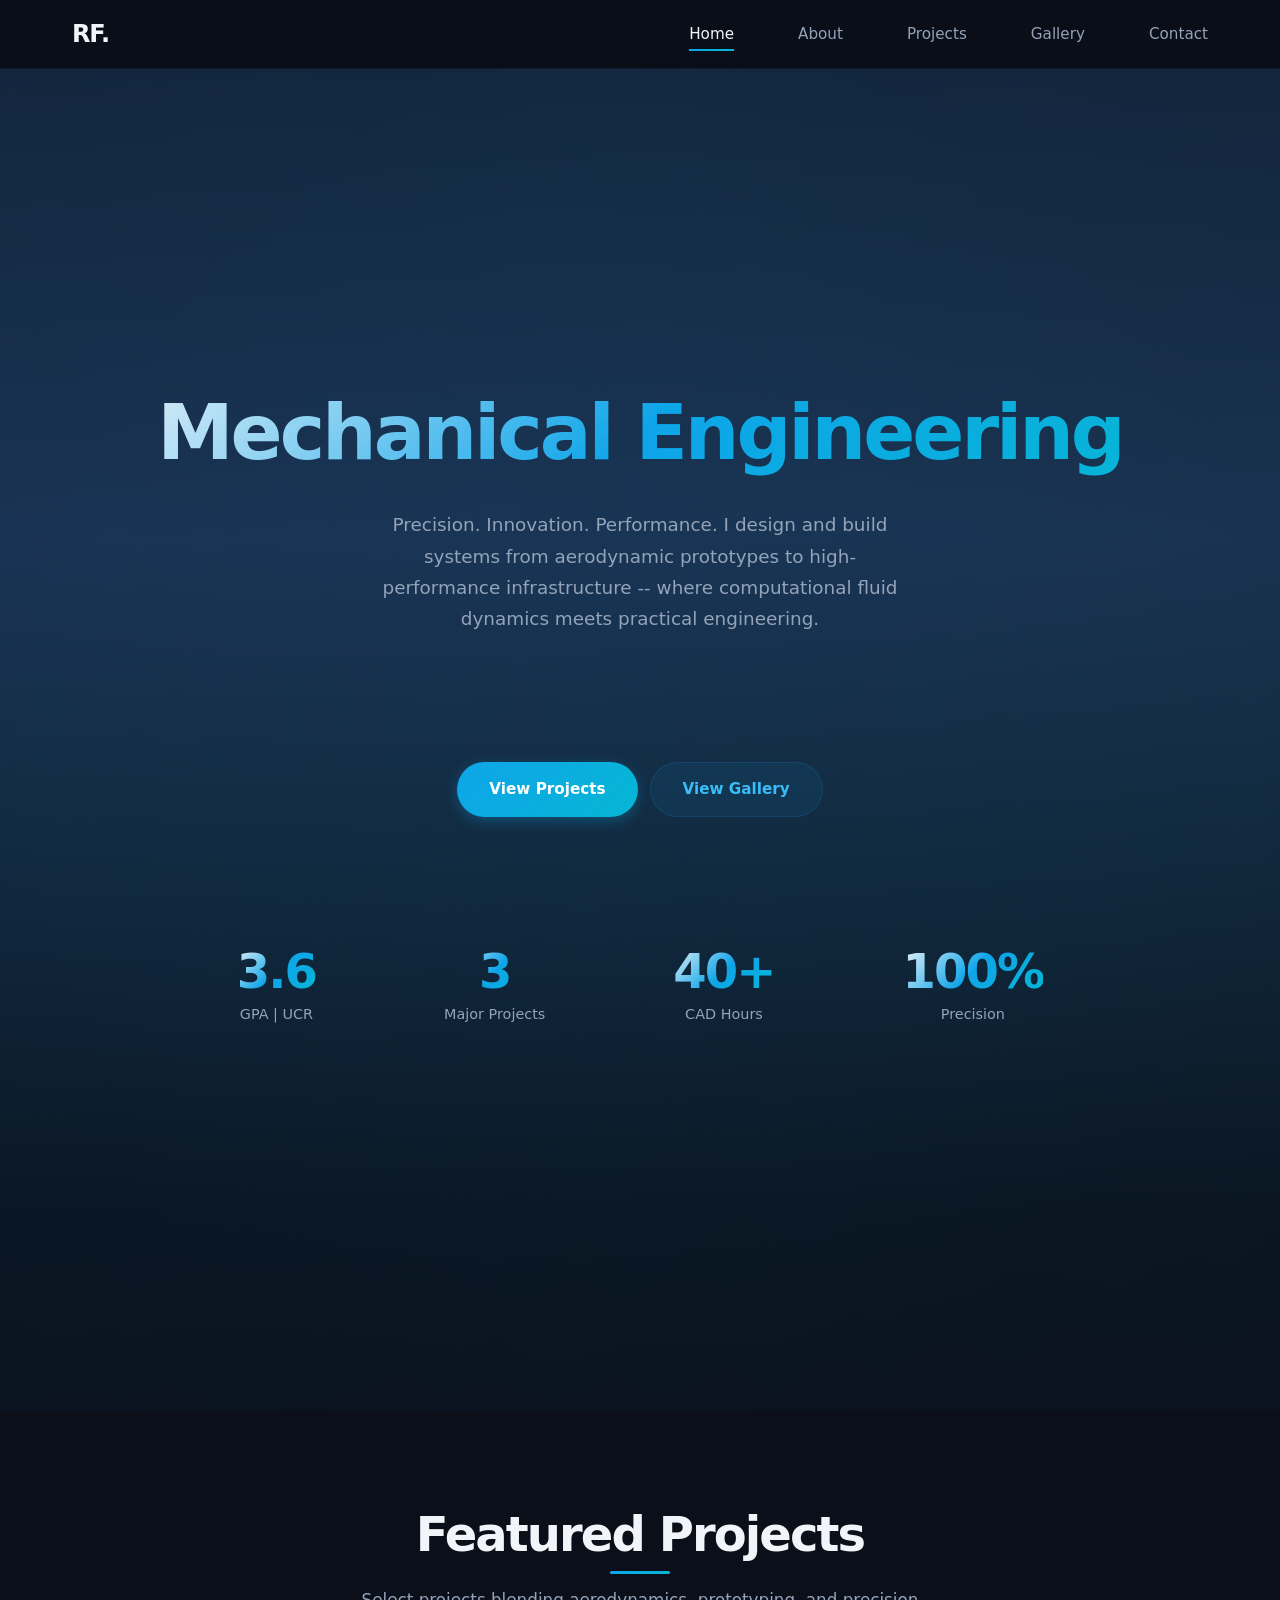
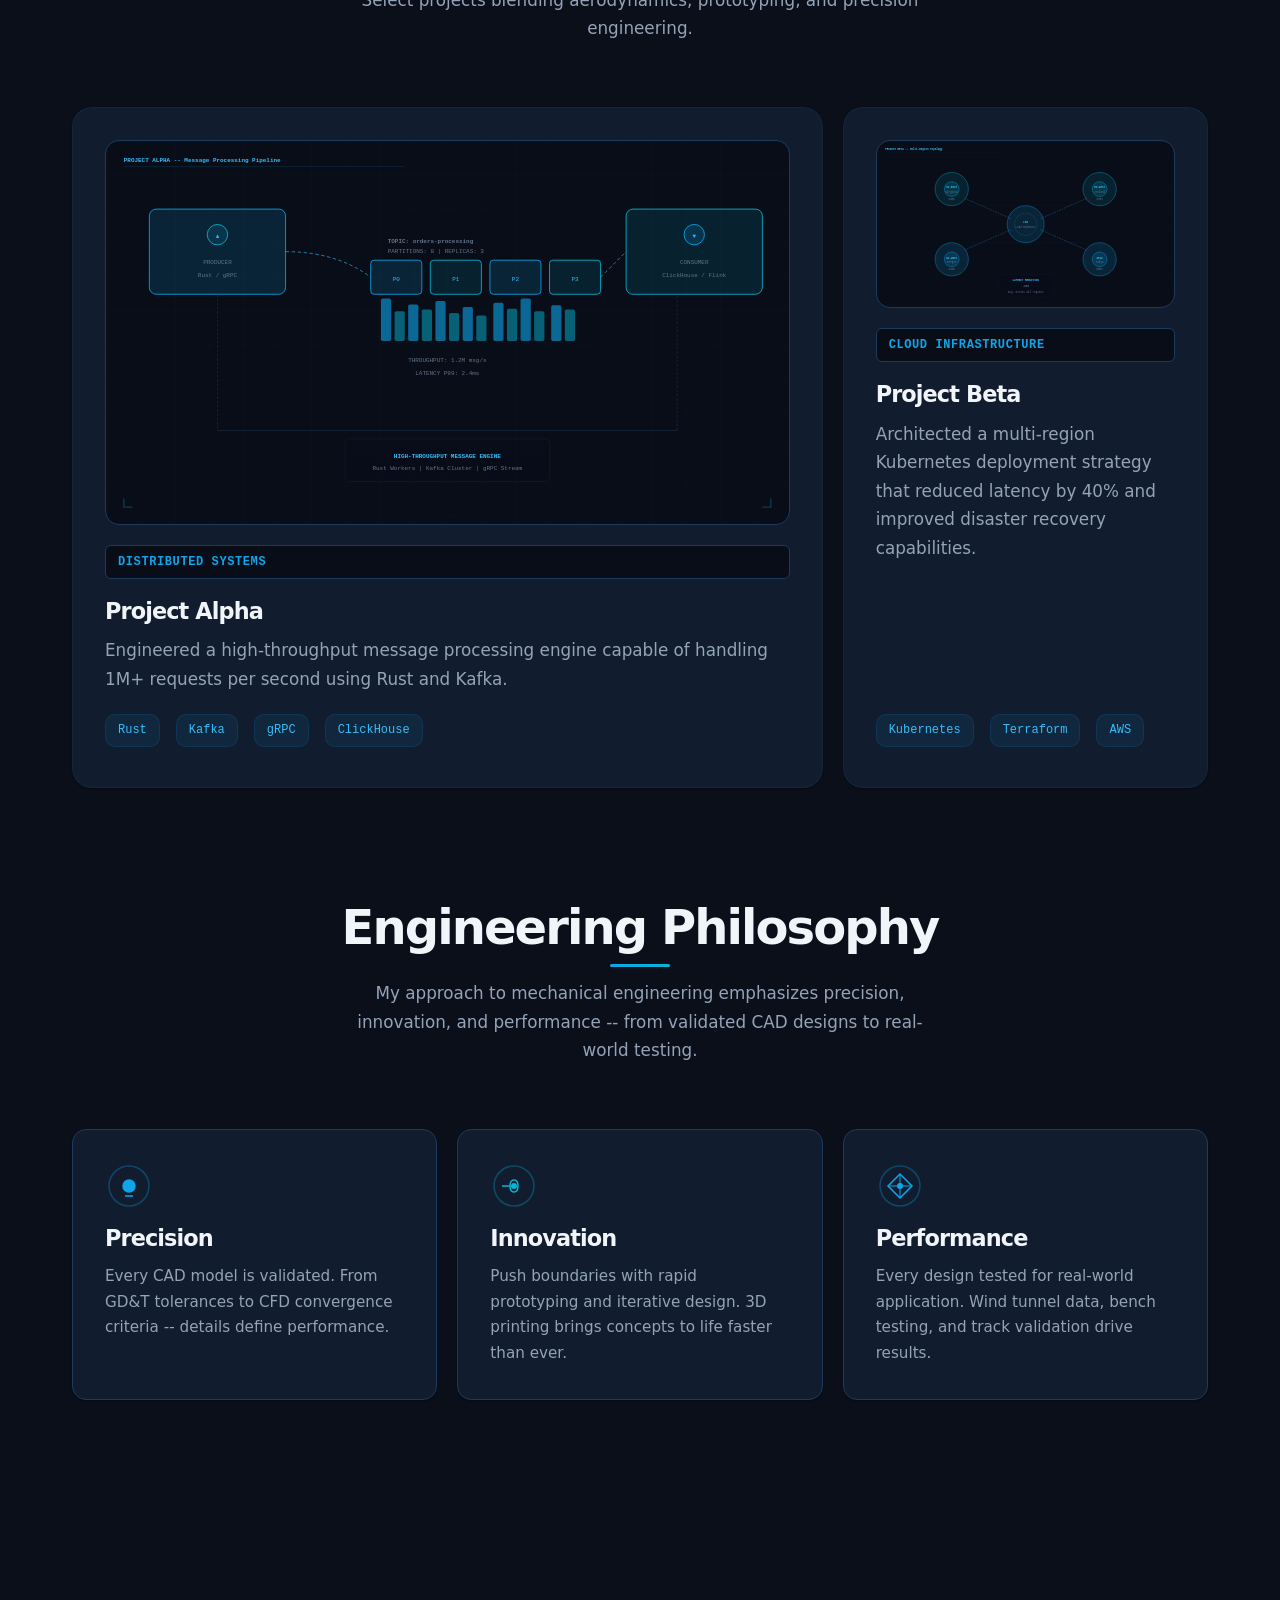
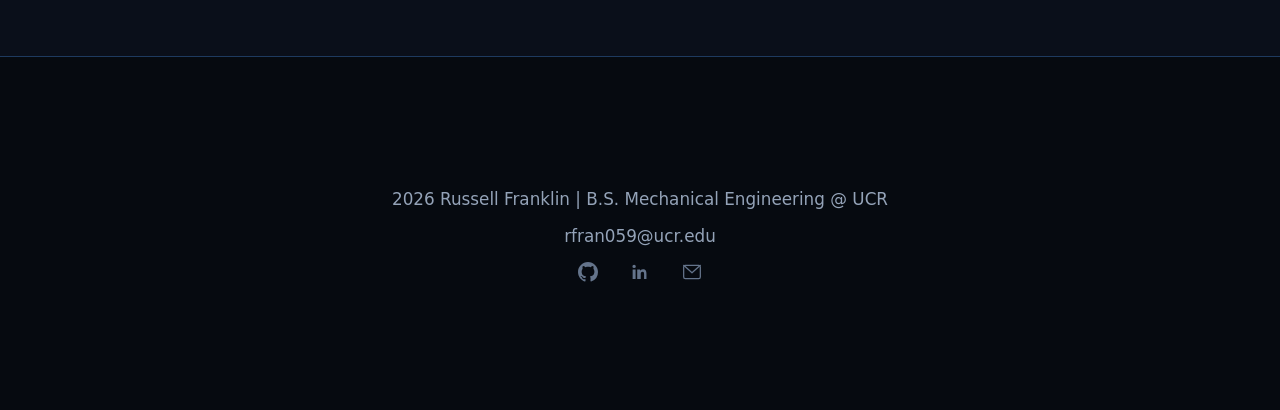
<file: index.html>
<!DOCTYPE html>
<html lang="en">
<head>
    <meta charset="UTF-8">
    <meta name="viewport" content="width=device-width, initial-scale=1.0">
    <meta name="description" content="Russell Franklin - Mechanical & Aerospace Engineering portfolio. Designing precision systems from aerodynamic prototypes to high-performance infrastructure.">
    <title>Russell Franklin | Mechanical Engineering</title>
    <meta http-equiv="Content-Security-Policy" content="default-src 'self'; script-src 'self'; style-src 'self' 'unsafe-inline' https://fonts.googleapis.com; img-src 'self' data:; font-src 'self' https://fonts.gstatic.com;">
    <link rel="icon" type="image/svg+xml" href="data:image/svg+xml,<svg xmlns='http://www.w3.org/2000/svg' viewBox='0 0 100 100'><text y='.9em' font-size='90'>&#9881;</text></svg>">
    <link rel="stylesheet" href="css/styles.css">
    <link rel="preconnect" href="https://fonts.googleapis.com">
    <link rel="preconnect" href="https://fonts.gstatic.com" crossorigin>
    <link href="https://fonts.googleapis.com/css2?family=Inter:wght@400;500;600;800&family=JetBrains+Mono:wght@400;500&display=swap" rel="stylesheet">
</head>
<body>
    <a href="#main" class="skip-link">Skip to content</a>
    <header>
        <nav class="container">
            <a href="index.html" class="logo">RF.</a>
            <button class="hamburger" aria-label="Toggle navigation" aria-expanded="false">
                <span></span>
                <span></span>
                <span></span>
            </button>
            <ul class="nav-links">
                <li><a href="index.html" class="active">Home</a></li>
                <li><a href="about.html">About</a></li>
                <li><a href="projects.html">Projects</a></li>
                <li><a href="gallery.html">Gallery</a></li>
                <li><a href="contact.html">Contact</a></li>
            </ul>
        </nav>
    </header>

    <main id="main" class="page-home">
        <section class="hero">
            <div class="container">
                <h1>Mechanical Engineering</h1>
                <p>Precision. Innovation. Performance. I design and build systems from aerodynamic prototypes to high-performance infrastructure -- where computational fluid dynamics meets practical engineering.</p>
                <div class="hero-actions">
                    <a href="projects.html" class="btn btn-primary">View Projects</a>
                    <a href="gallery.html" class="btn btn-secondary">View Gallery</a>
                </div>

                <div class="stats-row">
                    <div class="stat-item">
                        <div class="stat-number">3.6</div>
                        <div class="stat-label" aria-hidden="true">GPA | UCR</div>
                    </div>
                    <div class="stat-item">
                        <div class="stat-number">3</div>
                        <div class="stat-label" aria-hidden="true">Major Projects</div>
                    </div>
                    <div class="stat-item">
                        <div class="stat-number">40+</div>
                        <div class="stat-label" aria-hidden="true">CAD Hours</div>
                    </div>
                    <div class="stat-item">
                        <div class="stat-number">100%</div>
                        <div class="stat-label" aria-hidden="true">Precision</div>
                    </div>
                </div>
            </div>
        </section>

        <!-- Increased spacing after hero for better visual separation -->
        <section class="container section-spaced spacer-large">
            <div class="section-title">
                <h2>Featured Projects</h2>
            </div>
            <p class="text-center featured-subtext">
                Select projects blending aerodynamics, prototyping, and precision engineering.
            </p>
            <div class="bento-grid">
                <div class="card grid-span-2">
                    <div class="project-illustration">
                        <svg viewBox="0 0 800 450" xmlns="http://www.w3.org/2000/svg" aria-label="Engineering diagram showing message processing pipeline">
                            <!-- Grid background -->
                            <defs>
                                <pattern id="grid1" width="40" height="40" patternUnits="userSpaceOnUse">
                                    <path d="M 40 0 L 0 0 0 40" fill="none" stroke="rgba(30,58,95,0.25)" stroke-width="0.5"/>
                                </pattern>
                            </defs>
                            <rect width="800" height="450" fill="url(#grid1)"/>

                            <!-- Title -->
                            <text x="20" y="25" class="dwg-accent-text" font-size="10" font-weight="600">PROJECT ALPHA -- Message Processing Pipeline</text>
                            <line x1="20" y1="30" x2="350" y2="30" stroke="var(--color-accent)" stroke-width="0.5" opacity="0.3"/>

                            <!-- Producer node -->
                            <rect x="50" y="80" width="160" height="100" rx="8" class="dwg-fill" fill="rgba(14,165,233,0.1)" stroke="var(--color-accent)" stroke-width="1.5"/>
                            <circle cx="130" cy="110" r="12" class="dwg-fill-teal" fill="rgba(6,182,212,0.15)" stroke="var(--color-accent-teal)" stroke-width="1"/>
                            <text x="130" y="114" class="dwg-accent-text" text-anchor="middle" font-size="8">&#9650;</text>
                            <text x="130" y="145" class="dwg-text" text-anchor="middle">PRODUCER</text>
                            <text x="130" y="160" class="dwg-text" text-anchor="middle" fill="var(--color-text-subtle)" font-size="6">Rust / gRPC</text>

                            <!-- Topic partitions -->
                            <text x="330" y="120" class="dwg-text" font-size="8" font-weight="600">TOPIC: orders-processing</text>
                            <text x="330" y="132" class="dwg-text" fill="var(--color-text-subtle)" font-size="6">PARTITIONS: 8 | REPLICAS: 3</text>

                            <!-- Partition boxes -->
                            <rect x="310" y="140" width="60" height="40" rx="4" class="dwg-fill" fill="rgba(14,165,233,0.08)" stroke="var(--color-accent)" stroke-width="1"/>
                            <text x="340" y="164" class="dwg-accent-text" text-anchor="middle" font-size="7" font-family="'JetBrains Mono', monospace">P0</text>
                            <rect x="380" y="140" width="60" height="40" rx="4" class="dwg-fill-teal" fill="rgba(6,182,212,0.08)" stroke="var(--color-accent-teal)" stroke-width="1"/>
                            <text x="410" y="164" class="dwg-accent-text" text-anchor="middle" font-size="7" font-family="'JetBrains Mono', monospace">P1</text>
                            <rect x="450" y="140" width="60" height="40" rx="4" class="dwg-fill" fill="rgba(14,165,233,0.08)" stroke="var(--color-accent)" stroke-width="1"/>
                            <text x="480" y="164" class="dwg-accent-text" text-anchor="middle" font-size="7" font-family="'JetBrains Mono', monospace">P2</text>
                            <rect x="520" y="140" width="60" height="40" rx="4" class="dwg-fill-teal" fill="rgba(6,182,212,0.08)" stroke="var(--color-accent-teal)" stroke-width="1"/>
                            <text x="550" y="164" class="dwg-accent-text" text-anchor="middle" font-size="7" font-family="'JetBrains Mono', monospace">P3</text>

                            <!-- Partition bars (throughput visualization) -->
                            <rect x="322" y="185" width="12" height="50" class="dwg-bar" rx="2"/>
                            <rect x="338" y="200" width="12" height="35" class="dwg-bar-teal" rx="2"/>
                            <rect x="354" y="192" width="12" height="43" class="dwg-bar" rx="2"/>
                            <rect x="370" y="198" width="12" height="37" class="dwg-bar-teal" rx="2"/>
                            <rect x="386" y="188" width="12" height="47" class="dwg-bar" rx="2"/>
                            <rect x="402" y="202" width="12" height="33" class="dwg-bar-teal" rx="2"/>
                            <rect x="418" y="195" width="12" height="40" class="dwg-bar" rx="2"/>
                            <rect x="434" y="205" width="12" height="30" class="dwg-bar-teal" rx="2"/>
                            <rect x="454" y="190" width="12" height="45" class="dwg-bar" rx="2"/>
                            <rect x="470" y="197" width="12" height="38" class="dwg-bar-teal" rx="2"/>
                            <rect x="486" y="185" width="12" height="50" class="dwg-bar" rx="2"/>
                            <rect x="502" y="200" width="12" height="35" class="dwg-bar-teal" rx="2"/>
                            <rect x="522" y="193" width="12" height="42" class="dwg-bar" rx="2"/>
                            <rect x="538" y="198" width="12" height="37" class="dwg-bar-teal" rx="2"/>

                            <!-- Consumer nodes -->
                            <rect x="610" y="80" width="160" height="100" rx="8" class="dwg-fill-teal" fill="rgba(6,182,212,0.1)" stroke="var(--color-accent-teal)" stroke-width="1.5"/>
                            <circle cx="690" cy="110" r="12" class="dwg-fill" fill="rgba(14,165,233,0.15)" stroke="var(--color-accent)" stroke-width="1"/>
                            <text x="690" y="114" class="dwg-accent-text" text-anchor="middle" font-size="8">&#9660;</text>
                            <text x="690" y="145" class="dwg-text" text-anchor="middle">CONSUMER</text>
                            <text x="690" y="160" class="dwg-text" text-anchor="middle" fill="var(--color-text-subtle)" font-size="6">ClickHouse / Flink</text>

                            <!-- Flow arrows -->
                            <path d="M 210 130 Q 270 130 310 160" class="dwg-accent-light" stroke-dasharray="5 3"/>
                            <path d="M 580 160 Q 600 140 610 130" class="dwg-accent-light" stroke-dasharray="5 3"/>

                            <!-- Throughput annotation -->
                            <text x="400" y="260" class="dwg-text" text-anchor="middle" font-size="8">THROUGHPUT: 1.2M msg/s</text>
                            <text x="400" y="275" class="dwg-text" text-anchor="middle" font-size="8" fill="var(--color-accent)" font-weight="500">LATENCY P99: 2.4ms</text>

                            <!-- Connection lines -->
                            <line x1="130" y1="180" x2="130" y2="340" class="dwg-line" stroke-dasharray="3 2"/>
                            <line x1="130" y1="340" x2="670" y2="340" class="dwg-line"/>
                            <line x1="670" y1="340" x2="670" y2="180" class="dwg-line" stroke-dasharray="3 2"/>

                            <!-- Bottom annotation box -->
                            <rect x="280" y="350" width="240" height="50" rx="6" fill="rgba(8,13,24,0.6)" stroke="rgba(30,58,95,0.3)" stroke-width="1"/>
                            <text x="400" y="372" class="dwg-accent-text" text-anchor="middle" font-size="7" font-weight="600">HIGH-THROUGHPUT MESSAGE ENGINE</text>
                            <text x="400" y="387" class="dwg-text" text-anchor="middle" font-size="6">Rust Workers | Kafka Cluster | gRPC Stream</text>

                            <!-- Decorative corner marks -->
                            <path d="M 20 420 L 20 430 L 30 430" class="dwg-accent" stroke-width="1" opacity="0.3"/>
                            <path d="M 780 420 L 780 430 L 770 430" class="dwg-accent" stroke-width="1" opacity="0.3"/>
                        </svg>
                    </div>
                    <span class="metric-badge" aria-label="Distributed Systems badge">Distributed Systems</span>
                    <h3>Project Alpha</h3>
                    <p>Engineered a high-throughput message processing engine capable of handling 1M+ requests per second using Rust and Kafka.</p>
                    <div class="tech-stack">
                        <span class="tech-badge">Rust</span>
                        <span class="tech-badge">Kafka</span>
                        <span class="tech-badge">gRPC</span>
                        <span class="tech-badge">ClickHouse</span>
                    </div>
                </div>

                <div class="card">
                    <div class="project-illustration">
                        <svg viewBox="0 0 800 450" xmlns="http://www.w3.org/2000/svg">
                            <defs>
                                <pattern id="grid2" width="40" height="40" patternUnits="userSpaceOnUse">
                                    <path d="M 40 0 L 0 0 0 40" fill="none" stroke="rgba(30,58,95,0.25)" stroke-width="0.5"/>
                                </pattern>
                            </defs>
                            <rect width="800" height="450" fill="url(#grid2)"/>

                            <text x="20" y="25" class="dwg-accent-text" font-size="10" font-weight="600">PROJECT BETA -- Multi-Region Topology</text>
                            <line x1="20" y1="30" x2="350" y2="30" stroke="var(--color-accent)" stroke-width="0.5" opacity="0.3"/>

                            <!-- Central hub -->
                            <circle cx="400" cy="225" r="50" class="dwg-fill" fill="rgba(14,165,233,0.1)" stroke="var(--color-accent)" stroke-width="2"/>
                            <circle cx="400" cy="225" r="30" fill="none" stroke="var(--color-accent-light)" stroke-width="1" stroke-dasharray="4 2" opacity="0.5"/>
                            <text x="400" y="222" class="dwg-accent-text" text-anchor="middle" font-size="9" font-weight="600">LBS</text>
                            <text x="400" y="236" class="dwg-text" text-anchor="middle" font-size="6">Load Balancer</text>

                            <!-- Region circles -->
                            <!-- US-East -->
                            <circle cx="200" cy="130" r="45" class="dwg-fill-teal" fill="rgba(6,182,212,0.08)" stroke="var(--color-accent-teal)" stroke-width="1.5"/>
                            <circle cx="200" cy="130" r="20" fill="rgba(6,182,212,0.15)" stroke="var(--color-accent-teal)" stroke-width="1"/>
                            <text x="200" y="128" class="dwg-accent-text" text-anchor="middle" font-size="8" font-weight="600">US-EAST</text>
                            <text x="200" y="140" class="dwg-text" text-anchor="middle" font-size="6">Virginia</text>
                            <text x="200" y="160" class="dwg-text" text-anchor="middle" font-size="6" fill="var(--color-accent)">23ms</text>

                            <!-- US-West -->
                            <circle cx="200" cy="320" r="45" class="dwg-fill" fill="rgba(14,165,233,0.08)" stroke="var(--color-accent)" stroke-width="1.5"/>
                            <circle cx="200" cy="320" r="20" fill="rgba(14,165,233,0.15)" stroke="var(--color-accent)" stroke-width="1"/>
                            <text x="200" y="318" class="dwg-accent-text" text-anchor="middle" font-size="8" font-weight="600">US-WEST</text>
                            <text x="200" y="330" class="dwg-text" text-anchor="middle" font-size="6">Oregon</text>
                            <text x="200" y="350" class="dwg-text" text-anchor="middle" font-size="6" fill="var(--color-accent)">31ms</text>

                            <!-- EU-West -->
                            <circle cx="600" cy="130" r="45" class="dwg-fill-teal" fill="rgba(6,182,212,0.08)" stroke="var(--color-accent-teal)" stroke-width="1.5"/>
                            <circle cx="600" cy="130" r="20" fill="rgba(6,182,212,0.15)" stroke="var(--color-accent-teal)" stroke-width="1"/>
                            <text x="600" y="128" class="dwg-accent-text" text-anchor="middle" font-size="8" font-weight="600">EU-WEST</text>
                            <text x="600" y="140" class="dwg-text" text-anchor="middle" font-size="6">Ireland</text>
                            <text x="600" y="160" class="dwg-text" text-anchor="middle" font-size="6" fill="var(--color-accent)">67ms</text>

                            <!-- APAC -->
                            <circle cx="600" cy="320" r="45" class="dwg-fill" fill="rgba(14,165,233,0.08)" stroke="var(--color-accent)" stroke-width="1.5"/>
                            <circle cx="600" cy="320" r="20" fill="rgba(14,165,233,0.15)" stroke="var(--color-accent)" stroke-width="1"/>
                            <text x="600" y="318" class="dwg-accent-text" text-anchor="middle" font-size="8" font-weight="600">APAC</text>
                            <text x="600" y="330" class="dwg-text" text-anchor="middle" font-size="6">Tokyo</text>
                            <text x="600" y="350" class="dwg-text" text-anchor="middle" font-size="6" fill="var(--color-accent)">89ms</text>

                            <!-- Connection lines -->
                            <line x1="235" y1="155" x2="360" y2="210" class="dwg-accent-light" stroke-width="1"/>
                            <line x1="235" y1="295" x2="360" y2="240" class="dwg-accent-light" stroke-width="1"/>
                            <line x1="565" y1="155" x2="440" y2="210" class="dwg-accent-light" stroke-width="1"/>
                            <line x1="565" y1="295" x2="440" y2="240" class="dwg-accent-light" stroke-width="1"/>

                            <!-- Cross-regional lines -->
                            <line x1="245" y1="175" x2="555" y2="175" class="dwg-line" stroke-dasharray="3 2"/>
                            <line x1="245" y1="275" x2="555" y2="275" class="dwg-line" stroke-dasharray="3 2"/>

                            <!-- Latency stats -->
                            <rect x="330" y="360" width="140" height="60" rx="6" fill="rgba(8,13,24,0.6)" stroke="rgba(30,58,95,0.3)" stroke-width="1"/>
                            <text x="400" y="380" class="dwg-accent-text" text-anchor="middle" font-size="7" font-weight="600">LATENCY REDUCTION</text>
                            <text x="400" y="395" class="dwg-text" text-anchor="middle" font-size="14" font-weight="800" fill="var(--color-accent)">-40%</text>
                            <text x="400" y="410" class="dwg-text" text-anchor="middle" font-size="6">avg. across all regions</text>
                        </svg>
                    </div>
                    <span class="metric-badge" aria-label="Cloud Infrastructure badge">Cloud Infrastructure</span>
                    <h3>Project Beta</h3>
                    <p>Architected a multi-region Kubernetes deployment strategy that reduced latency by 40% and improved disaster recovery capabilities.</p>
                    <div class="tech-stack">
                        <span class="tech-badge">Kubernetes</span>
                        <span class="tech-badge">Terraform</span>
                        <span class="tech-badge">AWS</span>
                    </div>
                </div>
            </div>
        </section>

        <section class="container spacing-small">
            <div class="section-title title-spacing">
                <h2>Engineering Philosophy</h2>
            </div>
            <p class="text-center feature-subtext">
                My approach to mechanical engineering emphasizes precision, innovation, and performance -- from validated CAD designs to real-world testing.
            </p>
            <div class="bento-grid">
                <div class="card feature-item">
                    <svg class="feature-icon" width="48" height="48" viewBox="0 0 48 48" fill="none" xmlns="http://www.w3.org/2000/svg" aria-hidden="true">
                        <circle cx="24" cy="24" r="20" stroke="var(--color-accent)" stroke-width="1.5" opacity="0.3"/>
                        <line x1="24" y1="18" x2="24" y2="30" stroke="var(--color-accent)" stroke-width="1.5"/>
                        <line x1="20" y1="34" x2="28" y2="34" stroke="var(--color-accent)" stroke-width="1.5"/>
                        <circle cx="24" cy="24" r="6" stroke="var(--color-accent)" stroke-width="1.5" fill="var(--color-accent)"/>
                    </svg>
                    <h3>Precision</h3>
                    <p>Every CAD model is validated. From GD&T tolerances to CFD convergence criteria -- details define performance.</p>
                </div>
                <div class="card feature-item">
                    <svg class="feature-icon" width="48" height="48" viewBox="0 0 48 48" fill="none" xmlns="http://www.w3.org/2000/svg" aria-hidden="true">
                        <circle cx="24" cy="24" r="20" stroke="var(--color-accent-teal)" stroke-width="1.5" opacity="0.3"/>
                        <path d="M12 24 L20 24 Q20 18 24 18 Q28 18 28 24 Q28 30 24 30 Q20 30 20 24 Z" stroke="var(--color-accent-teal)" stroke-width="1.5"/>
                        <circle cx="24" cy="24" r="3" fill="var(--color-accent-teal)"/>
                    </svg>
                    <h3>Innovation</h3>
                    <p>Push boundaries with rapid prototyping and iterative design. 3D printing brings concepts to life faster than ever.</p>
                </div>
                <div class="card feature-item">
                    <svg class="feature-icon" width="48" height="48" viewBox="0 0 48 48" fill="none" xmlns="http://www.w3.org/2000/svg" aria-hidden="true">
                        <circle cx="24" cy="24" r="20" stroke="var(--color-accent)" stroke-width="1.5" opacity="0.3"/>
                        <path d="M12 24 L24 12 L36 24 L24 36 Z" stroke="var(--color-accent)" stroke-width="1.5"/>
                        <path d="M24 12 L24 36 M12 24 L36 24" stroke="var(--color-accent)" stroke-width="1"/>
                        <circle cx="24" cy="24" r="3" fill="var(--color-accent)"/>
                    </svg>
                    <h3>Performance</h3>
                    <p>Every design tested for real-world application. Wind tunnel data, bench testing, and track validation drive results.</p>
                </div>
            </div>
        </section>

        <div class="spacer"></div>
    </main>

    <footer>
        <div class="container">
            <p>2026 Russell Franklin | B.S. Mechanical Engineering @ UCR</p>
            <p class="footer-email">rfran059@ucr.edu</p>
            <div class="footer-links">
                <a href="https://github.com/rfran059" target="_blank" rel="noopener noreferrer" aria-label="GitHub">
                    <svg width="20" height="20" viewBox="0 0 24 24" fill="currentColor" xmlns="http://www.w3.org/2000/svg">
                        <path d="M12 0C5.37 0 0 5.37 0 12c0 5.31 3.435 9.795 8.205 11.385.6.105.825-.255.825-.57 0-.285-.015-1.23-.015-2.235-3.015.555-3.795-.735-4.035-1.41-.135-.345-.72-1.41-1.23-1.695-.42-.225-1.02-.78-.015-.795.945-.015 1.62.87 1.845 1.23 1.08 1.815 2.805 1.305 3.495.99.105-.78.42-1.305.765-1.605-2.67-.3-5.46-1.335-5.46-5.925 0-1.305.465-2.385 1.23-3.225-.12-.3-.54-1.53.12-3.18 0 0 1.005-.315 3.3 1.23.96-.27 1.98-.405 3-.405s2.04.135 3 .405c2.295-1.56 3.3-1.23 3.3-1.23.66 1.65.24 2.88.12 3.18.765.84 1.23 1.905 1.23 3.225 0 4.605-2.805 5.625-5.475 5.925.435.375.81 1.095.81 2.22 0 1.605-.015 2.895-.015 3.3 0 .315.225.69.825.57A12.02 12.02 0 0024 12c0-6.63-5.37-12-12-12z"/>
                    </svg>
                </a>
                <a href="https://linkedin.com/in/russell-franklin/" target="_blank" rel="noopener noreferrer" aria-label="LinkedIn">
                    <svg width="20" height="20" viewBox="0 0 24 24" fill="currentColor" xmlns="http://www.w3.org/2000/svg">
                        <path d="M20.447 20.452h-3.554v-5.569c0-1.328-.027-3.047-1.858-3.047-1.853 0-2.136 1.445-2.136 2.939v5.677H8.648V8.89h3.416v1.561h.046c.477-.9 1.637-1.852 3.371-1.852 3.601 0 4.267 2.371 4.267 5.455v6.408zM4.94 7.347a2.048 2.048 0 11-.001-4.097 2.048 2.048 0 01.001 4.097zM6.72 20.452H3.167V8.89h3.553v11.562H6.72z"/>
                    </svg>
                </a>
                <a href="mailto:rfran059@ucr.edu" aria-label="Email">
                    <svg width="20" height="20" viewBox="0 0 24 24" fill="none" stroke="currentColor" stroke-width="1.5" stroke-linecap="round" stroke-linejoin="round" xmlns="http://www.w3.org/2000/svg">
                        <rect x="2" y="4" width="20" height="16" rx="2"/>
                        <path d="M22 4L12 13 2 4"/>
                    </svg>
                </a>
            </div>
        </div>
    </footer>

    <script src="js/main.js"></script>
</body>
</html>
</file>
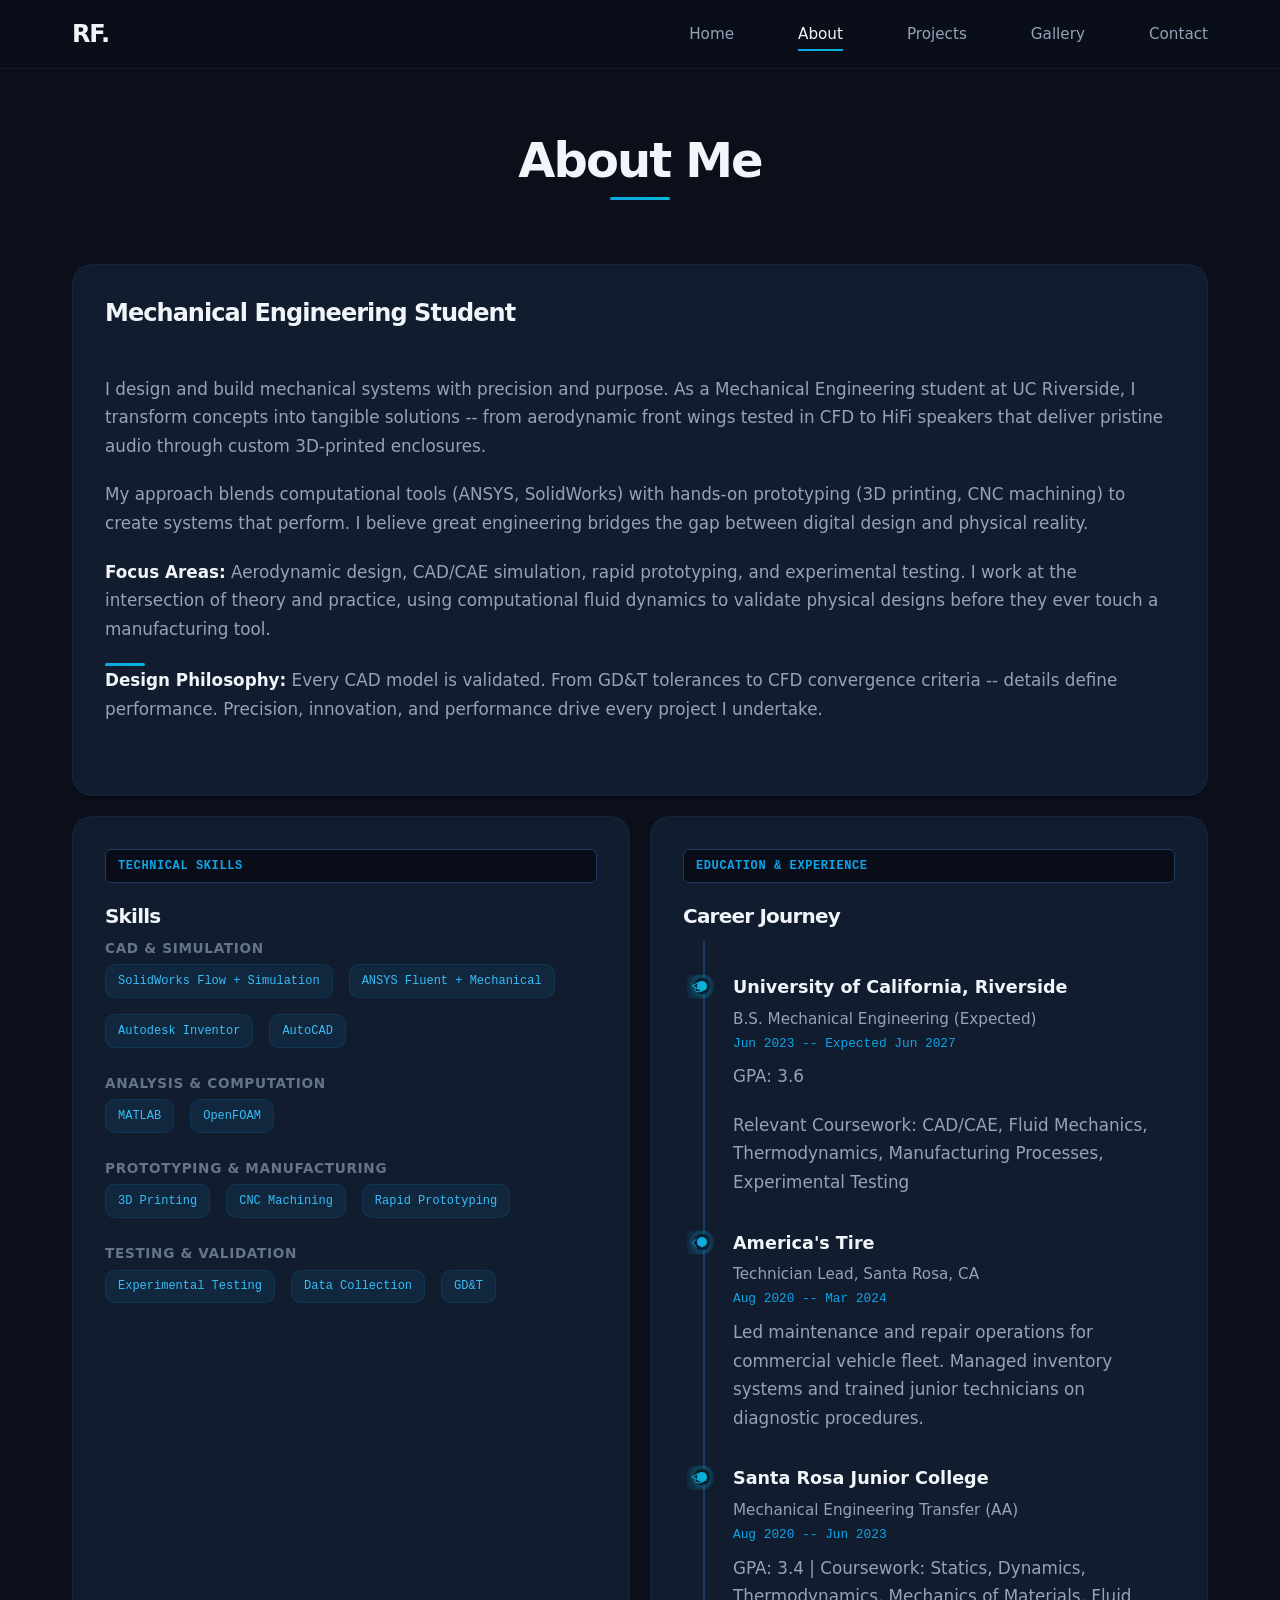
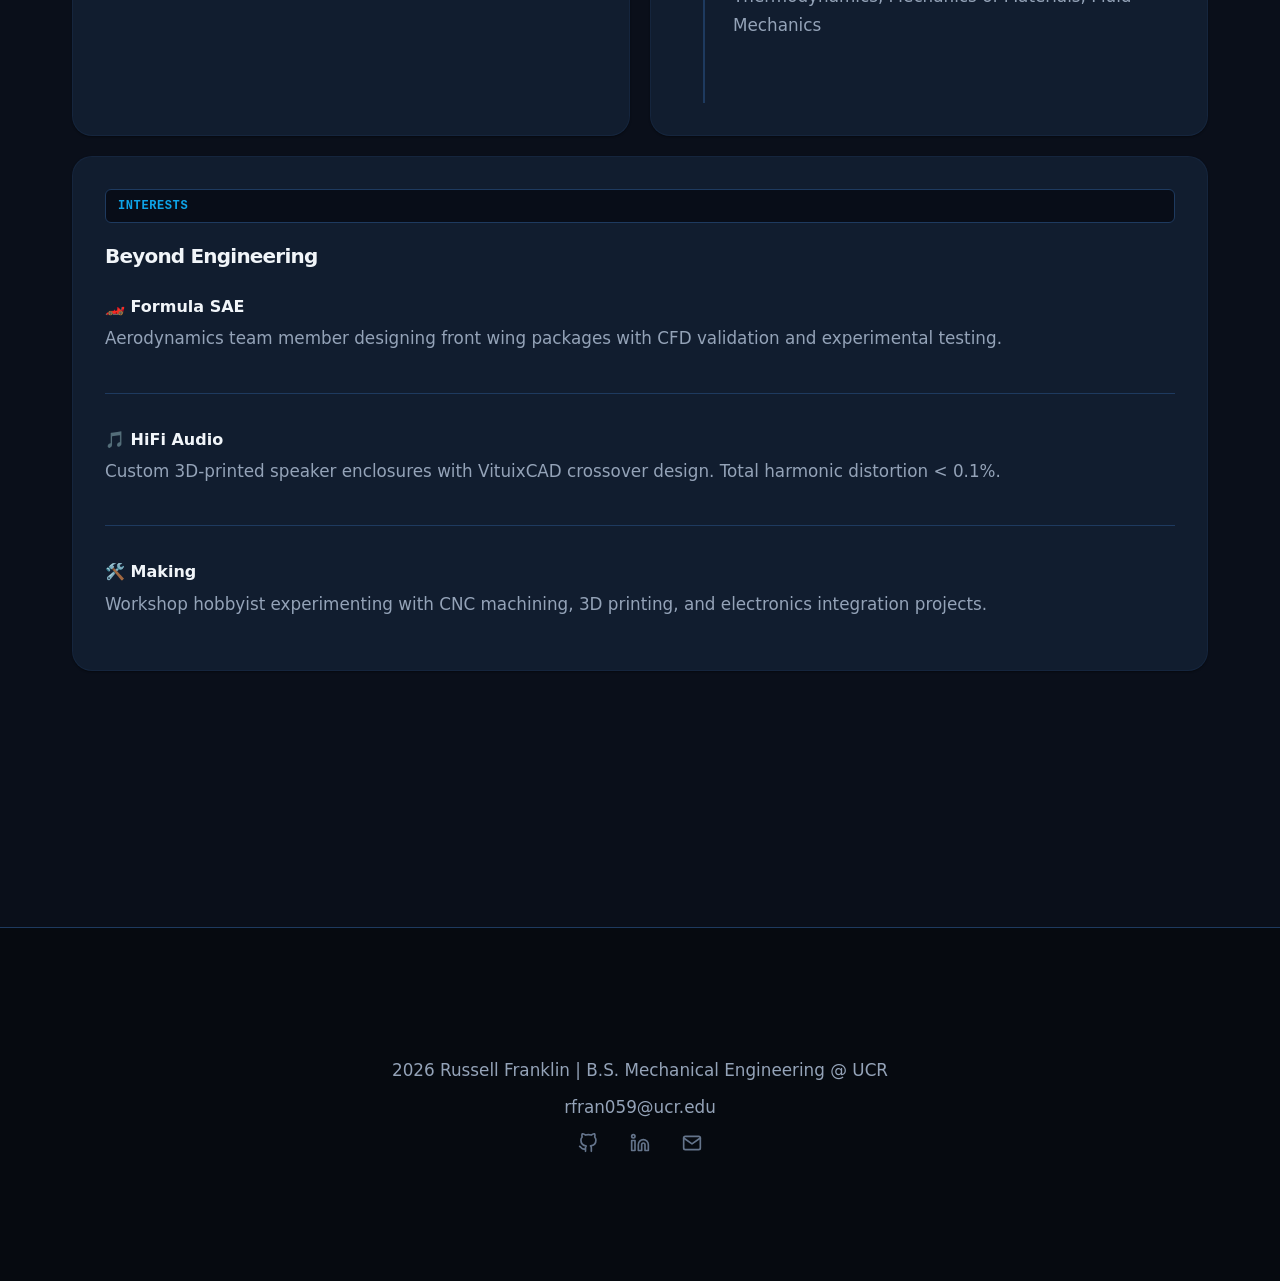
<file: about.html>
<!DOCTYPE html>
<html lang="en">
<head>
    <meta charset="UTF-8">
    <meta name="viewport" content="width=device-width, initial-scale=1.0">
    <meta name="description" content="Learn about Russell Franklin - Mechanical Engineering student specializing in CAD/CAE, prototyping, and aerodynamic design.">
    <title>Portfolio | About</title>
    <meta http-equiv="Content-Security-Policy" content="default-src 'self'; script-src 'self'; style-src 'self' 'unsafe-inline' https://fonts.googleapis.com; img-src 'self' data:; font-src 'self' https://fonts.gstatic.com;">
    <link rel="icon" type="image/svg+xml" href="data:image/svg+xml,<svg xmlns='http://www.w3.org/2000/svg' viewBox='0 0 100 100'><text y='.9em' font-size='90'>&#9881;</text></svg>">
    <link rel="stylesheet" href="css/styles.css">
    <link rel="preconnect" href="https://fonts.googleapis.com">
    <link rel="preconnect" href="https://fonts.gstatic.com" crossorigin>
    <link href="https://fonts.googleapis.com/css2?family=Inter:wght@400;500;600;800&family=JetBrains+Mono:wght@400;500&display=swap" rel="stylesheet">
</head>
<body>
    <a href="#main" class="skip-link">Skip to content</a>
    <header>
        <nav class="container">
            <a href="index.html" class="logo">RF.</a>
            <button class="hamburger" aria-label="Toggle navigation" aria-expanded="false">
                <span></span>
                <span></span>
                <span></span>
            </button>
            <ul class="nav-links">
                <li><a href="index.html">Home</a></li>
                <li><a href="about.html" class="active">About</a></li>
                <li><a href="projects.html">Projects</a></li>
                <li><a href="gallery.html">Gallery</a></li>
                <li><a href="contact.html">Contact</a></li>
            </ul>
        </nav>
    </header>

    <main id="main" class="container page-about">
        <section>
            <div class="section-title">
                <h2>About Me</h2>
            </div>
            <div class="bento-grid about-grid">
                <!-- Row 1: Overview (full width) + Skills (half width) -->
                <div class="card about-full-card">
                    <h2 class="about-heading">Mechanical Engineering Student</h2>
                    <div class="about-description">
                        <p class="about-division">
                            I design and build mechanical systems with precision and purpose. As a Mechanical Engineering student at UC Riverside, I transform concepts into tangible solutions -- from aerodynamic front wings tested in CFD to HiFi speakers that deliver pristine audio through custom 3D-printed enclosures.
                        </p>
                        <p class="about-division">
                            My approach blends computational tools (ANSYS, SolidWorks) with hands-on prototyping (3D printing, CNC machining) to create systems that perform. I believe great engineering bridges the gap between digital design and physical reality.
                        </p>
                        <p class="about-division">
                            <strong>Focus Areas:</strong> Aerodynamic design, CAD/CAE simulation, rapid prototyping, and experimental testing. I work at the intersection of theory and practice, using computational fluid dynamics to validate physical designs before they ever touch a manufacturing tool.
                        </p>
                        <p>
                            <strong>Design Philosophy:</strong> Every CAD model is validated. From GD&T tolerances to CFD convergence criteria -- details define performance. Precision, innovation, and performance drive every project I undertake.
                        </p>
                    </div>
                </div>

                <div class="card skills-panel">
                    <span class="metric-badge">Technical Skills</span>
                    <h3>Skills</h3>
                    <div class="skills-list">
                        <div class="skills-category">
                            <h4 class="about-category">CAD & Simulation</h4>
                            <div class="about-flex-row">
                                <span class="tech-badge">SolidWorks Flow + Simulation</span>
                                <span class="tech-badge">ANSYS Fluent + Mechanical</span>
                                <span class="tech-badge">Autodesk Inventor</span>
                                <span class="tech-badge">AutoCAD</span>
                            </div>
                        </div>
                        <div class="skills-category">
                            <h4 class="about-category">Analysis & Computation</h4>
                            <div class="about-flex-row">
                                <span class="tech-badge">MATLAB</span>
                                <span class="tech-badge">OpenFOAM</span>
                            </div>
                        </div>
                        <div class="skills-category">
                            <h4 class="about-category">Prototyping & Manufacturing</h4>
                            <div class="about-flex-row">
                                <span class="tech-badge">3D Printing</span>
                                <span class="tech-badge">CNC Machining</span>
                                <span class="tech-badge">Rapid Prototyping</span>
                            </div>
                        </div>
                        <div class="skills-category">
                            <h4 class="about-category">Testing & Validation</h4>
                            <div class="about-flex-row">
                                <span class="tech-badge">Experimental Testing</span>
                                <span class="tech-badge">Data Collection</span>
                                <span class="tech-badge">GD&T</span>
                            </div>
                        </div>
                    </div>
                </div>

                <!-- Row 2: Career Journey (half width) + Beyond Engineering (full width) -->
                <div class="card">
                    <span class="metric-badge">Education & Experience</span>
                    <h3>Career Journey</h3>
                    <div class="timeline">
                        <div class="timeline-item">
                            <div class="timeline-icon about-timeline-icon">
                                <svg width="16" height="16" viewBox="0 0 24 24" fill="none" stroke="var(--color-accent-teal)" stroke-width="1.5" stroke-linecap="round" stroke-linejoin="round">
                                    <path d="M22 10v6M2 10l10-5 10 5-10 5z"></path>
                                    <path d="M6 12v5c3 3 9 3 12 0v-5"></path>
                                </svg>
                            </div>
                            <div class="timeline-title">University of California, Riverside</div>
                            <div class="timeline-description">B.S. Mechanical Engineering (Expected)</div>
                            <div class="timeline-date">Jun 2023 -- Expected Jun 2027</div>
                            <p class="about-timeline-p short">GPA: 3.6</p>
                            <p class="about-timeline-p very-short">Relevant Coursework: CAD/CAE, Fluid Mechanics, Thermodynamics, Manufacturing Processes, Experimental Testing</p>
                        </div>
                        <div class="timeline-item">
                            <div class="timeline-icon about-timeline-icon accent">
                                <svg width="16" height="16" viewBox="0 0 24 24" fill="none" stroke="var(--color-accent)" stroke-width="1.5" stroke-linecap="round" stroke-linejoin="round">
                                    <polyline points="16 18 22 12 16 6"></polyline>
                                    <polyline points="8 6 2 12 8 18"></polyline>
                                </svg>
                            </div>
                            <div class="timeline-title">America's Tire</div>
                            <div class="timeline-description">Technician Lead, Santa Rosa, CA</div>
                            <div class="timeline-date">Aug 2020 -- Mar 2024</div>
                            <p class="about-timeline-p short">Led maintenance and repair operations for commercial vehicle fleet. Managed inventory systems and trained junior technicians on diagnostic procedures.</p>
                        </div>
                        <div class="timeline-item">
                            <div class="timeline-icon about-timeline-icon">
                                <svg width="16" height="16" viewBox="0 0 24 24" fill="none" stroke="var(--color-accent-teal)" stroke-width="1.5" stroke-linecap="round" stroke-linejoin="round">
                                    <path d="M22 10v6M2 10l10-5 10 5-10 5z"></path>
                                    <path d="M6 12v5c3 3 9 3 12 0v-5"></path>
                                </svg>
                            </div>
                            <div class="timeline-title">Santa Rosa Junior College</div>
                            <div class="timeline-description">Mechanical Engineering Transfer (AA)</div>
                            <div class="timeline-date">Aug 2020 -- Jun 2023</div>
                            <p class="about-timeline-p short">GPA: 3.4 | Coursework: Statics, Dynamics, Thermodynamics, Mechanics of Materials, Fluid Mechanics</p>
                        </div>
                    </div>
                </div>

                <div class="card about-full-card">
                    <span class="metric-badge">Interests</span>
                    <h3>Beyond Engineering</h3>
                    <div class="about-interests">
                        <div class="about-division">
                            <strong class="about-interest-strong">🏎️ Formula SAE</strong>
                            <p class="about-interest-p">Aerodynamics team member designing front wing packages with CFD validation and experimental testing.</p>
                        </div>
                        <div class="about-division">
                            <strong class="about-interest-strong">🎵 HiFi Audio</strong>
                            <p class="about-interest-p">Custom 3D-printed speaker enclosures with VituixCAD crossover design. Total harmonic distortion < 0.1%.</p>
                        </div>
                        <div>
                            <strong class="about-interest-strong">🛠️ Making</strong>
                            <p class="about-interest-p">Workshop hobbyist experimenting with CNC machining, 3D printing, and electronics integration projects.</p>
                        </div>
                    </div>
                </div>
            </div>
        </section>
    </main>

    <footer>
        <div class="container">
            <p>2026 Russell Franklin | B.S. Mechanical Engineering @ UCR</p>
            <p class="footer-email">rfran059@ucr.edu</p>
            <div class="footer-links">
                <a href="https://github.com/rfran059" target="_blank" rel="noopener noreferrer" aria-label="GitHub">
                    <svg width="20" height="20" viewBox="0 0 24 24" fill="none" stroke="currentColor" stroke-width="2" stroke-linecap="round" stroke-linejoin="round"><path d="M9 19c-5 1.5-5-2.5-7-3m14 6v-3.87a3.37 3.37 0 0 0-.94-2.61c3.14-.35 6.44-1.54 6.44-7A5.44 5.44 0 0 0 20 4.77 5.07 5.07 0 0 0 19.91 1S18.73.65 16 2.48a13.38 13.38 0 0 0-7 0C6.27.65 5.09 1 5.09 1A5.07 5.07 0 0 0 5 4.77a5.44 5.44 0 0 0-1.5 3.78c0 5.42 3.3 6.61 6.44 7A3.37 3.37 0 0 0 9 18.13V22"></path></svg>
                </a>
                <a href="https://linkedin.com/in/russell-franklin/" target="_blank" rel="noopener noreferrer" aria-label="LinkedIn">
                    <svg width="20" height="20" viewBox="0 0 24 24" fill="none" stroke="currentColor" stroke-width="2" stroke-linecap="round" stroke-linejoin="round"><path d="M16 8a6 6 0 0 1 6 6v7h-4v-7a2 2 0 0 0-2-2 2 2 0 0 0-2 2v7h-4v-7a6 6 0 0 1 6-6z"></path><rect x="2" y="9" width="4" height="12"></rect><circle cx="4" cy="4" r="2"></circle></svg>
                </a>
                <a href="mailto:rfran059@ucr.edu" aria-label="Email">
                    <svg width="20" height="20" viewBox="0 0 24 24" fill="none" stroke="currentColor" stroke-width="2" stroke-linecap="round" stroke-linejoin="round"><path d="M4 4h16c1.1 0 2 .9 2 2v12c0 1.1-.9 2-2 2H4c-1.1 0-2-.9-2-2V6c0-1.1.9-2 2-2z"></path><polyline points="22,6 12,13 2,6"></polyline></svg>
                </a>
            </div>
        </div>
    </footer>

    <script src="js/main.js"></script>
</body>
</html>
</file>
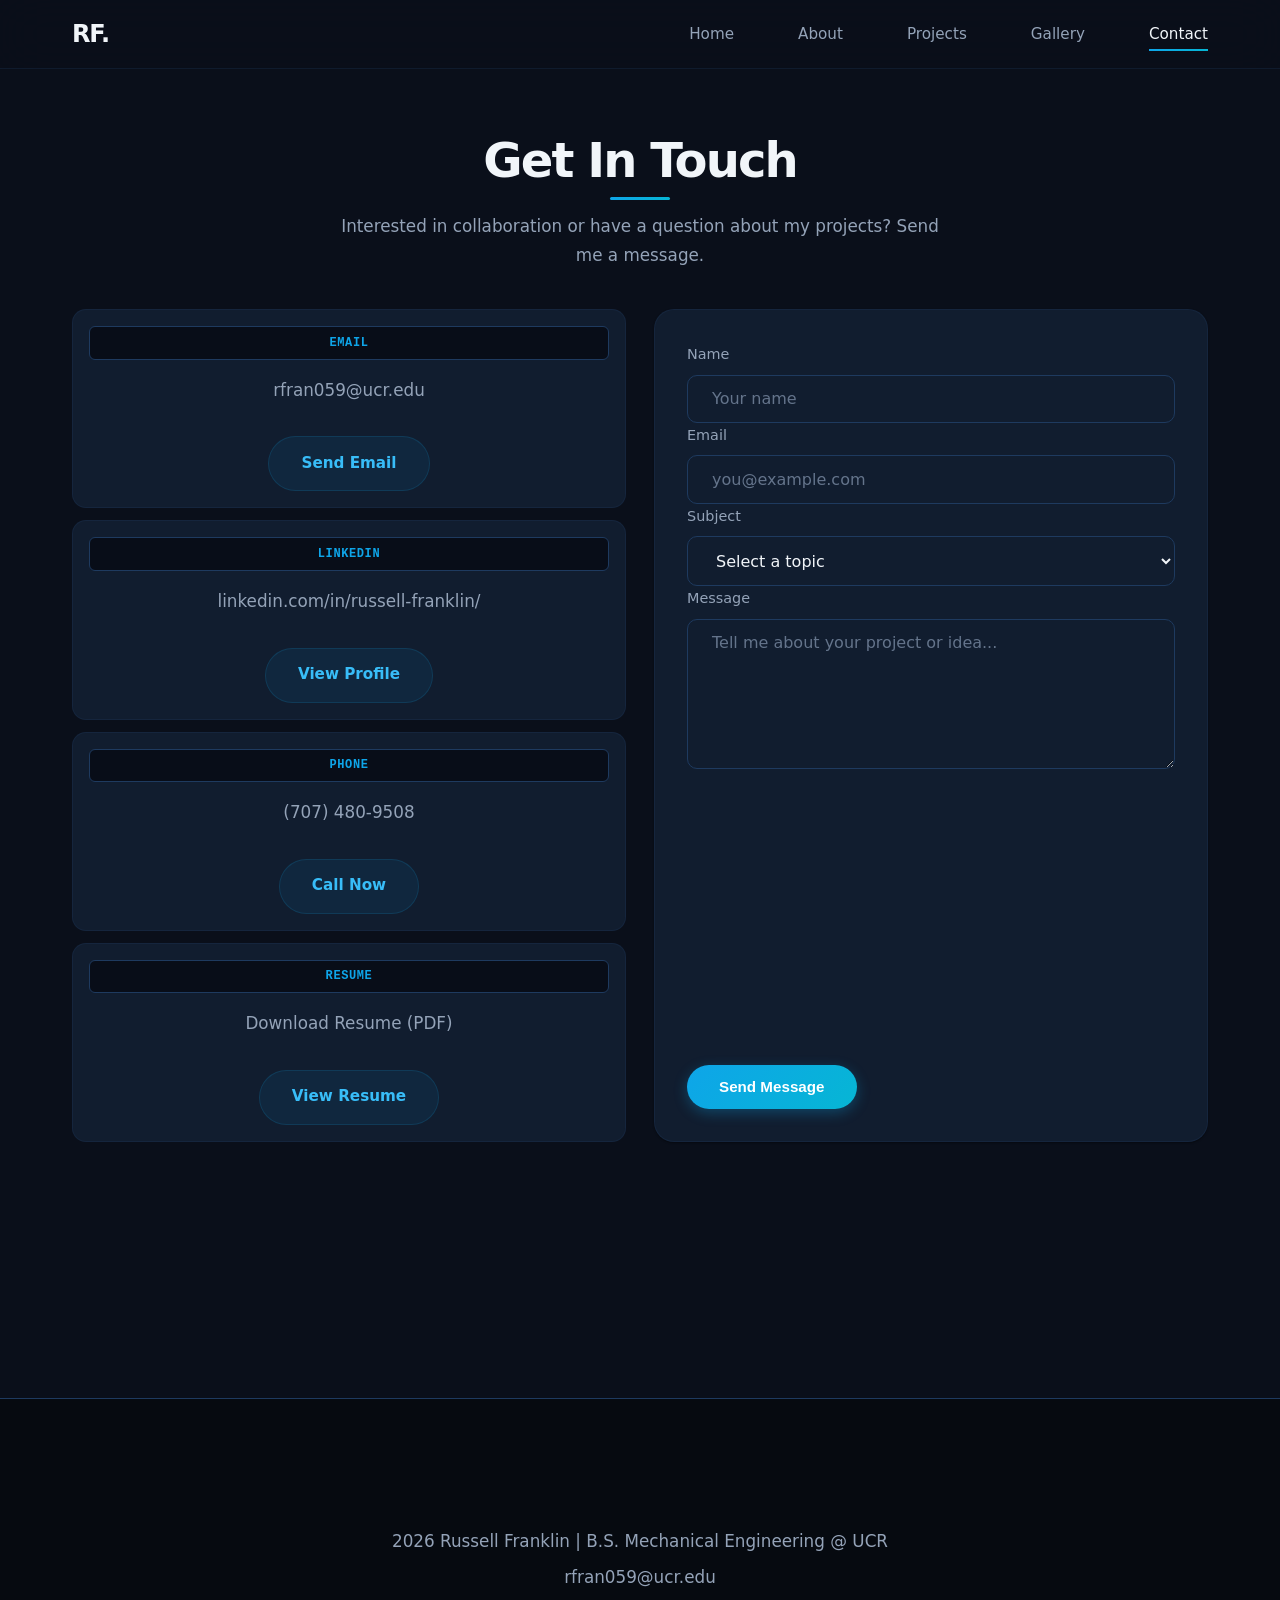
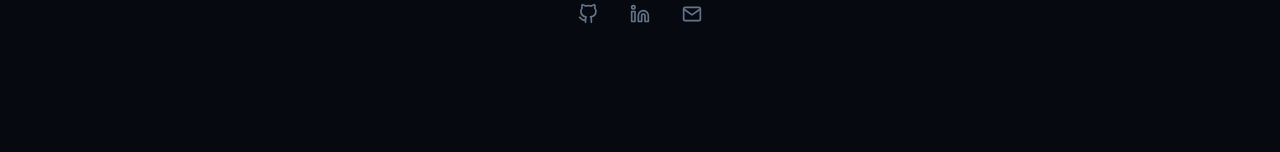
<file: contact.html>
<!DOCTYPE html>
<html lang="en">
<head>
    <meta charset="UTF-8">
    <meta name="viewport" content="width=device-width, initial-scale=1.0">
    <meta name="description" content="Get in touch with Russell Franklin - Mechanical Engineering student at UC Riverside. Connect for collaboration and opportunities.">
    <title>Portfolio | Contact</title>
    <meta http-equiv="Content-Security-Policy" content="default-src 'self'; script-src 'self'; style-src 'self' 'unsafe-inline' https://fonts.googleapis.com; img-src 'self' data:; font-src 'self' https://fonts.gstatic.com;">
    <link rel="icon" type="image/svg+xml" href="data:image/svg+xml,<svg xmlns='http://www.w3.org/2000/svg' viewBox='0 0 100 100'><text y='.9em' font-size='90'>&#9881;</text></svg>">
    <link rel="stylesheet" href="css/styles.css">
    <link rel="preconnect" href="https://fonts.googleapis.com">
    <link rel="preconnect" href="https://fonts.gstatic.com" crossorigin>
    <link href="https://fonts.googleapis.com/css2?family=Inter:wght@400;500;600;800&family=JetBrains+Mono:wght@400;500&display=swap" rel="stylesheet">
</head>
<body>
    <a href="#main" class="skip-link">Skip to content</a>
    <header>
        <nav class="container">
            <a href="index.html" class="logo">RF.</a>
            <button class="hamburger" aria-label="Toggle navigation" aria-expanded="false">
                <span></span>
                <span></span>
                <span></span>
            </button>
            <ul class="nav-links">
                <li><a href="index.html">Home</a></li>
                <li><a href="about.html">About</a></li>
                <li><a href="projects.html">Projects</a></li>
                <li><a href="gallery.html">Gallery</a></li>
                <li><a href="contact.html" class="active">Contact</a></li>
            </ul>
        </nav>
    </header>

    <main id="main" class="container page-contact">
        <section>
            <div class="section-title">
                <h2>Get In Touch</h2>
            </div>
            <p class="text-center">
                Interested in collaboration or have a question about my projects? Send me a message.
            </p>

            <div class="contact-section-layout">
                <div class="contact-cards">
                    <div class="contact-card card">
                        <span class="metric-badge">Email</span>
                        <p class="card-description">rfran059@ucr.edu</p>
                        <a href="mailto:rfran059@ucr.edu" class="btn btn-secondary">Send Email</a>
                    </div>

                    <div class="contact-card card">
                        <span class="metric-badge">LinkedIn</span>
                        <p class="card-description">linkedin.com/in/russell-franklin/</p>
                        <a href="https://linkedin.com/in/russell-franklin/" target="_blank" rel="noopener noreferrer" class="btn btn-secondary">View Profile</a>
                    </div>

                    <div class="contact-card card">
                        <span class="metric-badge">Phone</span>
                        <p class="card-description">(707) 480-9508</p>
                        <a href="tel:+17074809508" class="btn btn-secondary">Call Now</a>
                    </div>

                    <div class="contact-card card">
                        <span class="metric-badge">Resume</span>
                        <p class="card-description">Download Resume (PDF)</p>
                        <a href="assets/resume.pdf" class="btn btn-secondary" download>View Resume</a>
                    </div>
                </div>

                <form class="contact-form card" id="contactForm" novalidate>
                    <div class="form-group">
                        <label for="name">Name</label>
                        <input type="text" id="name" name="name" placeholder="Your name" required>
                    </div>
                    <div class="form-group">
                        <label for="email">Email</label>
                        <input type="email" id="email" name="email" placeholder="you@example.com" required>
                    </div>
                    <div class="form-group">
                        <label for="subject">Subject</label>
                        <select id="subject" name="subject" required>
                            <option value="" disabled selected>Select a topic</option>
                            <option value="collaboration">Project Collaboration</option>
                            <option value="consulting">Engineering Consulting</option>
                            <option value="speaking">Speaking / Consulting</option>
                            <option value="other">Other</option>
                        </select>
                    </div>
                    <div class="form-group">
                        <label for="message">Message</label>
                        <textarea id="message" name="message" placeholder="Tell me about your project or idea..." required></textarea>
                    </div>
                    <div class="form-submit-area">
                        <button type="submit" class="btn btn-primary">Send Message</button>
                    </div>
                    <div class="form-success" id="formSuccess">
                        Message ready! Your email client will open to send.
                    </div>
                </form>
            </div>
        </section>
    </main>

    <footer>
        <div class="container">
            <p>2026 Russell Franklin | B.S. Mechanical Engineering @ UCR</p>
            <p class="footer-email">rfran059@ucr.edu</p>
            <div class="footer-links">
                <a href="https://github.com/rfran059" target="_blank" rel="noopener noreferrer" aria-label="GitHub">
                    <svg width="20" height="20" viewBox="0 0 24 24" fill="none" stroke="currentColor" stroke-width="2" stroke-linecap="round" stroke-linejoin="round"><path d="M9 19c-5 1.5-5-2.5-7-3m14 6v-3.87a3.37 3.37 0 0 0-.94-2.61c3.14-.35 6.44-1.54 6.44-7A5.44 5.44 0 0 0 20 4.77 5.07 5.07 0 0 0 19.91 1S18.73.65 16 2.48a13.38 13.38 0 0 0-7 0C6.27.65 5.09 1 5.09 1A5.07 5.07 0 0 0 5 4.77a5.44 5.44 0 0 0-1.5 3.78c0 5.42 3.3 6.61 6.44 7A3.37 3.37 0 0 0 9 18.13V22"></path></svg>
                </a>
                <a href="https://linkedin.com/in/russell-franklin/" target="_blank" rel="noopener noreferrer" aria-label="LinkedIn">
                    <svg width="20" height="20" viewBox="0 0 24 24" fill="none" stroke="currentColor" stroke-width="2" stroke-linecap="round" stroke-linejoin="round"><path d="M16 8a6 6 0 0 1 6 6v7h-4v-7a2 2 0 0 0-2-2 2 2 0 0 0-2 2v7h-4v-7a6 6 0 0 1 6-6z"></path><rect x="2" y="9" width="4" height="12"></rect><circle cx="4" cy="4" r="2"></circle></svg>
                </a>
                <a href="mailto:rfran059@ucr.edu" aria-label="Email">
                    <svg width="20" height="20" viewBox="0 0 24 24" fill="none" stroke="currentColor" stroke-width="2" stroke-linecap="round" stroke-linejoin="round"><path d="M4 4h16c1.1 0 2 .9 2 2v12c0 1.1-.9 2-2 2H4c-1.1 0-2-.9-2-2V6c0-1.1.9-2 2-2z"></path><polyline points="22,6 12,13 2,6"></polyline></svg>
                </a>
            </div>
        </div>
    </footer>

    <script src="js/main.js"></script>
</body>
</html>
</file>
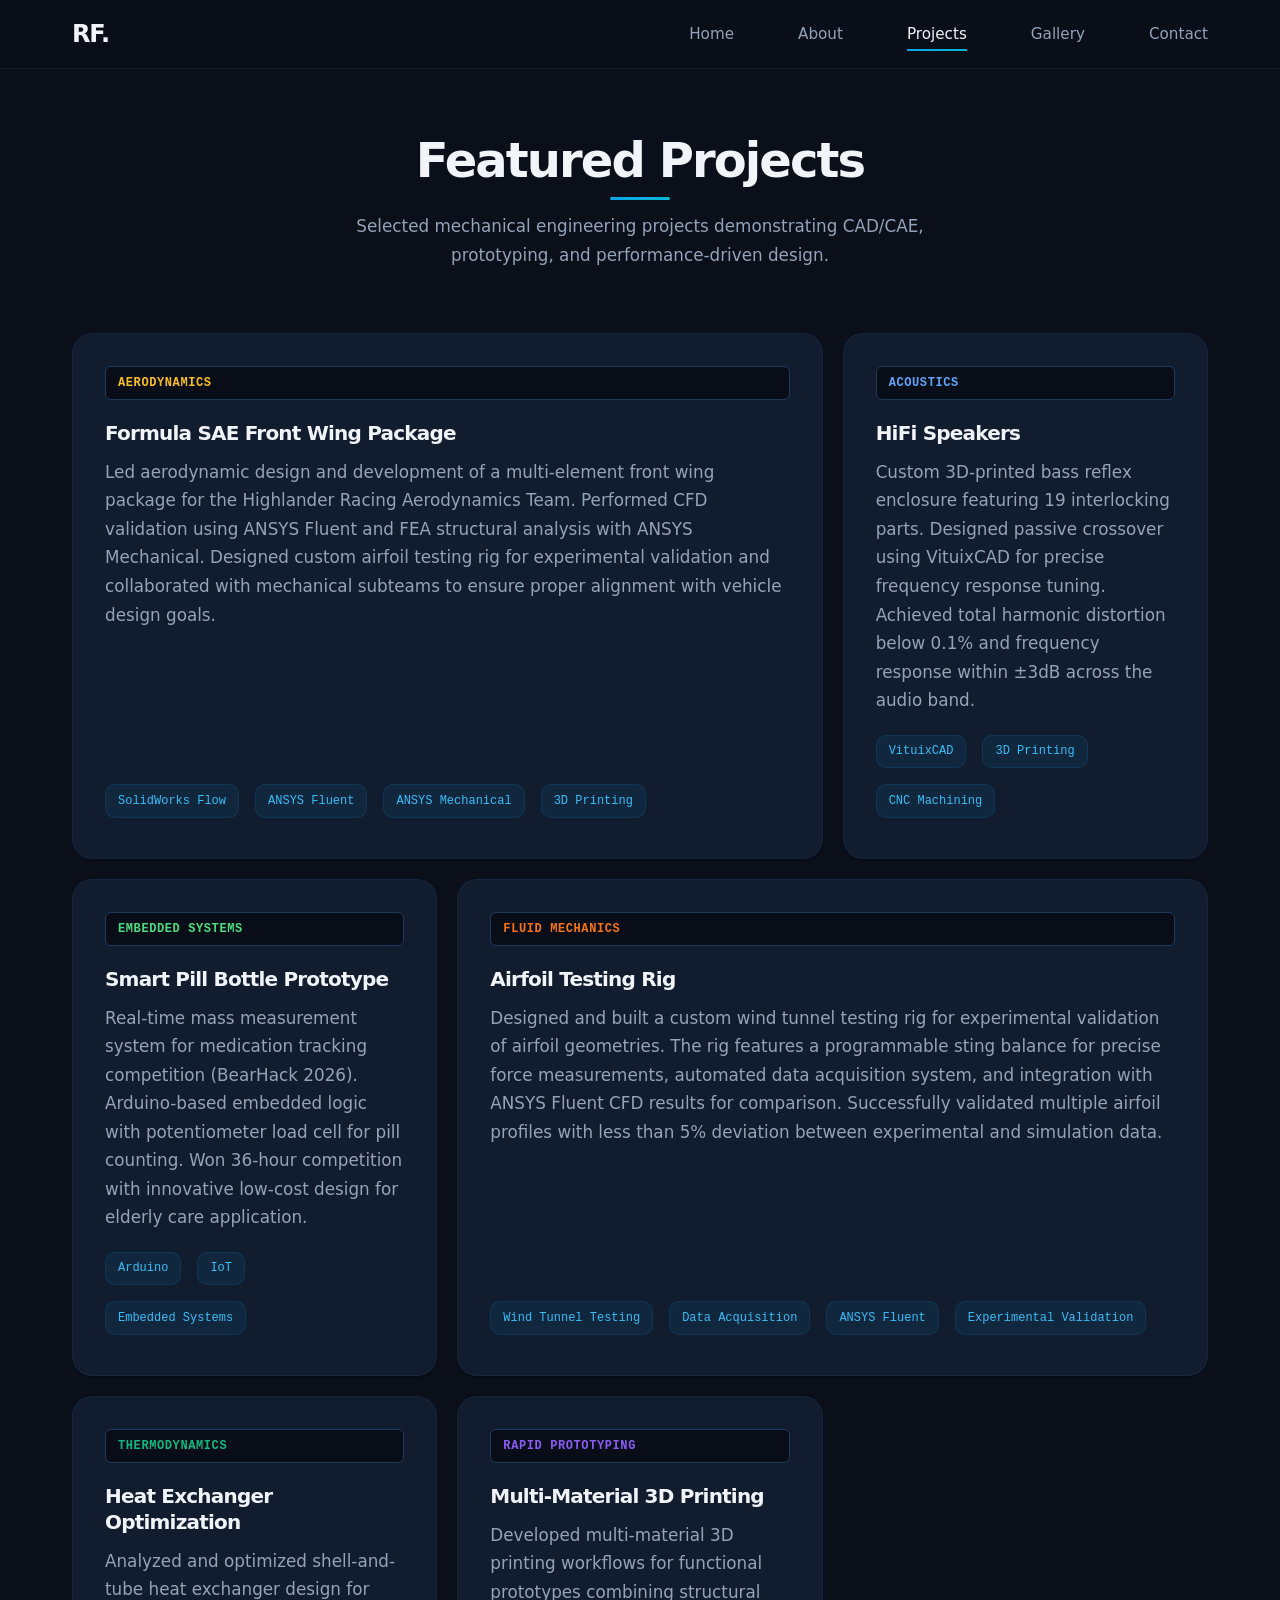
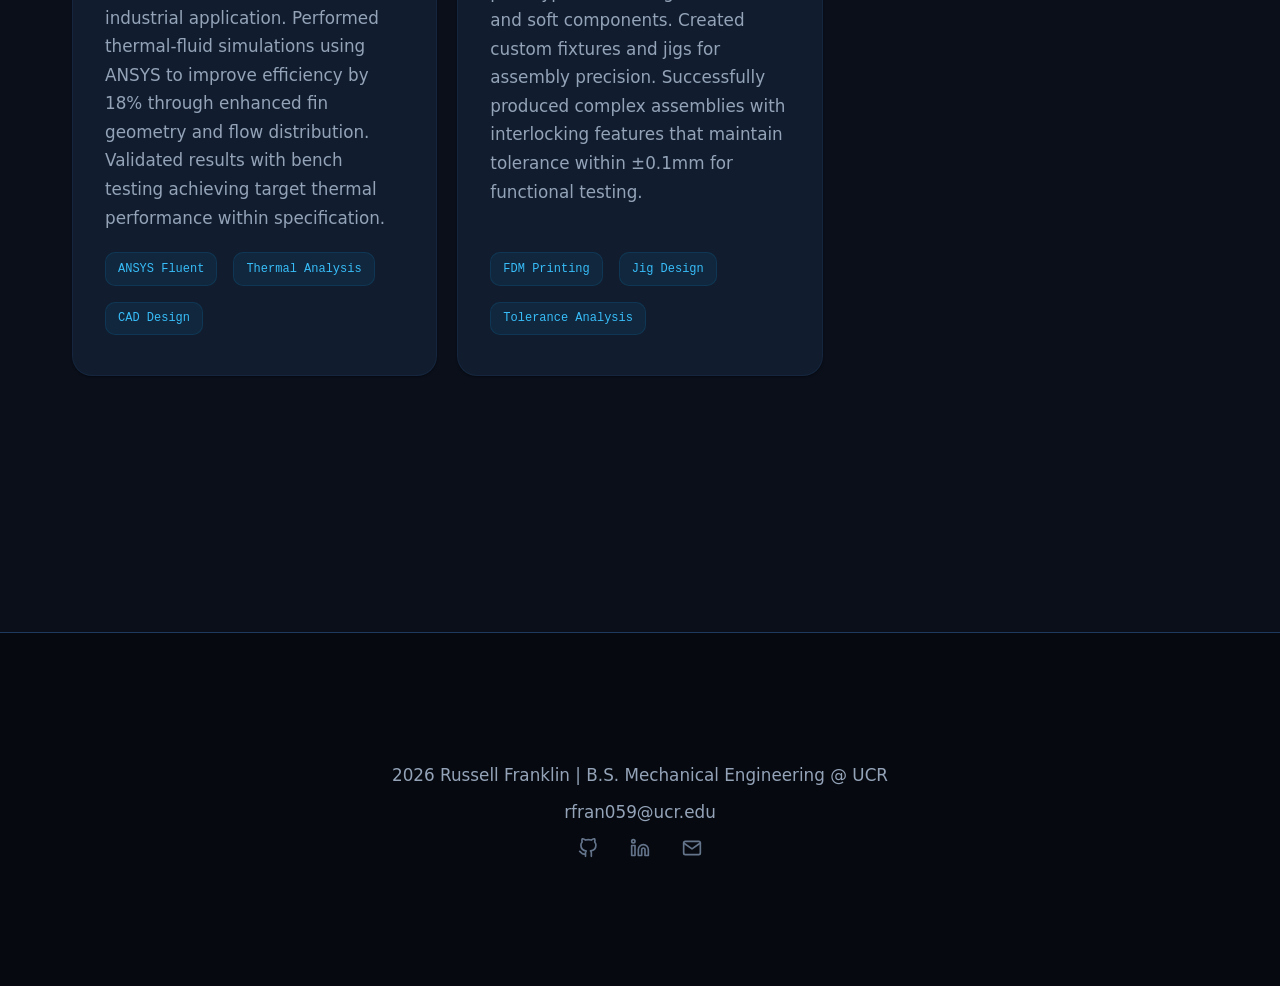
<file: projects.html>
<!DOCTYPE html>
<html lang="en">
<head>
    <meta charset="UTF-8">
    <meta name="viewport" content="width=device-width, initial-scale=1.0">
    <meta name="description" content="Explore Russell Franklin's mechanical engineering projects: Formula SAE, HiFi speakers, and Smart Pill Bottle prototype.">
    <title>Portfolio | Projects</title>
    <meta http-equiv="Content-Security-Policy" content="default-src 'self'; script-src 'self'; style-src 'self' 'unsafe-inline' https://fonts.googleapis.com; img-src 'self' data:; font-src 'self' https://fonts.gstatic.com;">
    <link rel="icon" type="image/svg+xml" href="data:image/svg+xml,<svg xmlns='http://www.w3.org/2000/svg' viewBox='0 0 100 100'><text y='.9em' font-size='90'>&#9881;</text></svg>">
    <link rel="stylesheet" href="css/styles.css">
    <link rel="preconnect" href="https://fonts.googleapis.com">
    <link rel="preconnect" href="https://fonts.gstatic.com" crossorigin>
    <link href="https://fonts.googleapis.com/css2?family=Inter:wght@400;500;600;800&family=JetBrains+Mono:wght@400;500&display=swap" rel="stylesheet">
</head>
<body>
    <a href="#main" class="skip-link">Skip to content</a>
    <header>
        <nav class="container">
            <a href="index.html" class="logo">RF.</a>
            <button class="hamburger" aria-label="Toggle navigation" aria-expanded="false">
                <span></span>
                <span></span>
                <span></span>
            </button>
            <ul class="nav-links">
                <li><a href="index.html">Home</a></li>
                <li><a href="about.html">About</a></li>
                <li><a href="projects.html" class="active">Projects</a></li>
                <li><a href="gallery.html">Gallery</a></li>
                <li><a href="contact.html">Contact</a></li>
            </ul>
        </nav>
    </header>

    <main id="main" class="container page-projects">
        <section>
            <div class="section-title">
                <h2>Featured Projects</h2>
                <p class="text-center">
                    Selected mechanical engineering projects demonstrating CAD/CAE, prototyping, and performance-driven design.
                </p>
            </div>

            <div class="bento-grid">
                <div class="card grid-span-2">
                    <span class="metric-badge" style="color: #fbbf24;">Aerodynamics</span>
                    <h3>Formula SAE Front Wing Package</h3>
                    <p>Led aerodynamic design and development of a multi-element front wing package for the Highlander Racing Aerodynamics Team. Performed CFD validation using ANSYS Fluent and FEA structural analysis with ANSYS Mechanical. Designed custom airfoil testing rig for experimental validation and collaborated with mechanical subteams to ensure proper alignment with vehicle design goals.</p>
                    <div style="display: flex; flex-wrap: wrap; gap: 0.5rem;">
                        <span class="tech-badge">SolidWorks Flow</span>
                        <span class="tech-badge">ANSYS Fluent</span>
                        <span class="tech-badge">ANSYS Mechanical</span>
                        <span class="tech-badge">3D Printing</span>
                    </div>
                </div>

                <div class="card">
                    <span class="metric-badge" style="color: #60a5fa;">Acoustics</span>
                    <h3>HiFi Speakers</h3>
                    <p>Custom 3D-printed bass reflex enclosure featuring 19 interlocking parts. Designed passive crossover using VituixCAD for precise frequency response tuning. Achieved total harmonic distortion below 0.1% and frequency response within ±3dB across the audio band.</p>
                    <div style="display: flex; flex-wrap: wrap; gap: 0.5rem;">
                        <span class="tech-badge">VituixCAD</span>
                        <span class="tech-badge">3D Printing</span>
                        <span class="tech-badge">CNC Machining</span>
                    </div>
                </div>

                <div class="card">
                    <span class="metric-badge" style="color: #4ade80;">Embedded Systems</span>
                    <h3>Smart Pill Bottle Prototype</h3>
                    <p>Real-time mass measurement system for medication tracking competition (BearHack 2026). Arduino-based embedded logic with potentiometer load cell for pill counting. Won 36-hour competition with innovative low-cost design for elderly care application.</p>
                    <div style="display: flex; flex-wrap: wrap; gap: 0.5rem;">
                        <span class="tech-badge">Arduino</span>
                        <span class="tech-badge">IoT</span>
                        <span class="tech-badge">Embedded Systems</span>
                    </div>
                </div>

                <div class="card grid-span-2">
                    <span class="metric-badge" style="color: #f97316;">Fluid Mechanics</span>
                    <h3>Airfoil Testing Rig</h3>
                    <p>Designed and built a custom wind tunnel testing rig for experimental validation of airfoil geometries. The rig features a programmable sting balance for precise force measurements, automated data acquisition system, and integration with ANSYS Fluent CFD results for comparison. Successfully validated multiple airfoil profiles with less than 5% deviation between experimental and simulation data.</p>
                    <div style="display: flex; flex-wrap: wrap; gap: 0.5rem;">
                        <span class="tech-badge">Wind Tunnel Testing</span>
                        <span class="tech-badge">Data Acquisition</span>
                        <span class="tech-badge">ANSYS Fluent</span>
                        <span class="tech-badge">Experimental Validation</span>
                    </div>
                </div>

                <div class="card">
                    <span class="metric-badge" style="color: #10b981;">Thermodynamics</span>
                    <h3>Heat Exchanger Optimization</h3>
                    <p>Analyzed and optimized shell-and-tube heat exchanger design for industrial application. Performed thermal-fluid simulations using ANSYS to improve efficiency by 18% through enhanced fin geometry and flow distribution. Validated results with bench testing achieving target thermal performance within specification.</p>
                    <div style="display: flex; flex-wrap: wrap; gap: 0.5rem;">
                        <span class="tech-badge">ANSYS Fluent</span>
                        <span class="tech-badge">Thermal Analysis</span>
                        <span class="tech-badge">CAD Design</span>
                    </div>
                </div>

                <div class="card">
                    <span class="metric-badge" style="color: #8b5cf6;">Rapid Prototyping</span>
                    <h3>Multi-Material 3D Printing</h3>
                    <p>Developed multi-material 3D printing workflows for functional prototypes combining structural and soft components. Created custom fixtures and jigs for assembly precision. Successfully produced complex assemblies with interlocking features that maintain tolerance within ±0.1mm for functional testing.</p>
                    <div style="display: flex; flex-wrap: wrap; gap: 0.5rem;">
                        <span class="tech-badge">FDM Printing</span>
                        <span class="tech-badge">Jig Design</span>
                        <span class="tech-badge">Tolerance Analysis</span>
                    </div>
                </div>
            </div>
        </section>
    </main>

    <footer>
        <div class="container">
            <p>2026 Russell Franklin | B.S. Mechanical Engineering @ UCR</p>
            <p class="footer-email">rfran059@ucr.edu</p>
            <div class="footer-links">
                <a href="https://github.com/rfran059" target="_blank" rel="noopener noreferrer" aria-label="GitHub">
                    <svg width="20" height="20" viewBox="0 0 24 24" fill="none" stroke="currentColor" stroke-width="2" stroke-linecap="round" stroke-linejoin="round"><path d="M9 19c-5 1.5-5-2.5-7-3m14 6v-3.87a3.37 3.37 0 0 0-.94-2.61c3.14-.35 6.44-1.54 6.44-7A5.44 5.44 0 0 0 20 4.77 5.07 5.07 0 0 0 19.91 1S18.73.65 16 2.48a13.38 13.38 0 0 0-7 0C6.27.65 5.09 1 5.09 1A5.07 5.07 0 0 0 5 4.77a5.44 5.44 0 0 0-1.5 3.78c0 5.42 3.3 6.61 6.44 7A3.37 3.37 0 0 0 9 18.13V22"></path></svg>
                </a>
                <a href="https://linkedin.com/in/russell-franklin/" target="_blank" rel="noopener noreferrer" aria-label="LinkedIn">
                    <svg width="20" height="20" viewBox="0 0 24 24" fill="none" stroke="currentColor" stroke-width="2" stroke-linecap="round" stroke-linejoin="round"><path d="M16 8a6 6 0 0 1 6 6v7h-4v-7a2 2 0 0 0-2-2 2 2 0 0 0-2 2v7h-4v-7a6 6 0 0 1 6-6z"></path><rect x="2" y="9" width="4" height="12"></rect><circle cx="4" cy="4" r="2"></circle></svg>
                </a>
                <a href="mailto:rfran059@ucr.edu" aria-label="Email">
                    <svg width="20" height="20" viewBox="0 0 24 24" fill="none" stroke="currentColor" stroke-width="2" stroke-linecap="round" stroke-linejoin="round"><path d="M4 4h16c1.1 0 2 .9 2 2v12c0 1.1-.9 2-2 2H4c-1.1 0-2-.9-2-2V6c0-1.1.9-2 2-2z"></path><polyline points="22,6 12,13 2,6"></polyline></svg>
                </a>
            </div>
        </div>
    </footer>

    <script src="js/main.js"></script>
</body>
</html>
</file>
<file: css/styles.css>
:root {
  /* Aerospace Blue + Teal Palette */
  --color-bg: #0a0f1a;
  --color-bg-secondary: #0f1a2e;
  --color-bg-dark: #080d18;
  --color-surface: #111d2f;
  --color-surface-light: #1a2d48;
  --color-border: #1e3a5f;
  --color-border-light: #254064;
  --color-accent: #0ea5e9;
  --color-accent-light: #38bdf8;
  --color-accent-teal: #06b6d4;
  --color-accent-glow: rgba(14, 165, 233, 0.3);
  --color-success: #10b981;
  --color-info: #3b82f6;

  /* Gradients */
  --gradient-accent: linear-gradient(135deg, #0ea5e9, #06b6d4);
  --gradient-text: linear-gradient(135deg, #f1f5f9 0%, #0ea5e9 50%, #06b6d4 100%);
  --gradient-text-subtle: linear-gradient(135deg, #94a3b8 0%, #0ea5e9 100%);

  /* Text */
  --color-text-main: #f1f5f9;
  --color-text-muted: #94a3b8;
  --color-text-subtle: #64748b;

  /* Typography */
  --font-main: 'Inter', system-ui, -apple-system, sans-serif;
  --font-mono: 'JetBrains Mono', 'Fira Code', monospace;

  /* Spacing */
  --spacing-xs: 0.5rem;
  --spacing-sm: 0.75rem;
  --spacing-md: 1.25rem;
  --spacing-lg: 2rem;
  --spacing-xl: 4rem;
  --spacing-2xl: 8rem;
  --spacing-3xl: 12rem;

  /* Shadows */
  --shadow-subtle: 0 1px 2px rgba(0, 0, 0, 0.4);
  --shadow-card: 0 4px 24px rgba(0, 0, 0, 0.2);
  --shadow-card-hover: 0 12px 40px rgba(14, 165, 233, 0.12);
  --shadow-button: 0 4px 14px rgba(14, 165, 233, 0.3);
  --shadow-button-hover: 0 8px 25px rgba(14, 165, 233, 0.45);

  /* Transitions */
  --transition-fast: 0.2s ease;
  --transition-smooth: 0.4s cubic-bezier(0.4, 0, 0.2, 1);
  --transition-slow: 0.6s cubic-bezier(0.4, 0, 0.2, 1);

  /* Border Radius */
  --radius-sm: 6px;
  --radius-md: 10px;
  --radius-lg: 14px;
  --radius-xl: 20px;
  --radius-full: 9999px;

  /* Grid */
  --grid-gap: 1.25rem;
  --grid-gap-lg: 1.75rem;
}

/* Skip Link for Accessibility */
.skip-link {
  position: absolute;
  top: -100%;
  left: 0;
  background: var(--color-accent);
  color: white;
  padding: 1rem 1.5rem;
  z-index: 10000;
  text-decoration: none;
  font-weight: 600;
  border-radius: 0 0 var(--radius-md) 0;
  transition: top 0.3s;
}

.skip-link:focus {
  top: 0;
  outline: 3px solid white;
  outline-offset: 2px;
}

/* Reset & Base */
*,
*::before,
*::after {
  margin: 0;
  padding: 0;
  box-sizing: border-box;
}

html {
  scroll-behavior: smooth;
}

body {
  background: var(--color-bg);
  color: var(--color-text-main);
  font-family: var(--font-main);
  font-size: 16px;
  line-height: 1.7;
  overflow-x: hidden;
  -webkit-font-smoothing: antialiased;
  -moz-osx-font-smoothing: grayscale;
}

/* Typography Scale */
h1, h2, h3, h4, h5, h6 {
  font-weight: 800;
  letter-spacing: -0.04em;
  line-height: 1.15;
  color: var(--color-text-main);
  margin-bottom: var(--spacing-md);
}

h1 {
  font-size: clamp(2.75rem, 6vw, 5rem);
}

h2 {
  font-size: clamp(2rem, 4vw, 3rem);
}

h3 {
  font-size: clamp(1.25rem, 2vw, 1.5rem);
}

p {
  color: var(--color-text-muted);
  font-size: 1.05rem;
  margin-bottom: var(--spacing-md);
}

a {
  color: inherit;
  text-decoration: none;
  transition: color var(--transition-fast);
}

img,
video {
  max-width: 100%;
  height: auto;
  display: block;
}

/* Container */
.container {
  width: 100%;
  max-width: 1200px;
  margin: 0 auto;
  padding: 0 var(--spacing-lg);
}

/* Remove container max-width for contact page - allows wider layout */
.page-contact .container {
  max-width: none;
}

/* Header & Navigation */
header {
  position: sticky;
  top: 0;
  z-index: 100;
  background: rgba(10, 15, 26, 0.9);
  backdrop-filter: blur(24px);
  -webkit-backdrop-filter: blur(24px);
  border-bottom: 1px solid rgba(30, 58, 95, 0.3);
  padding: 0.85rem 0;
}

nav {
  display: flex;
  justify-content: space-between;
  align-items: center;
}

.logo {
  font-weight: 800;
  font-size: 1.5rem;
  color: var(--color-text-main);
  letter-spacing: -0.05em;
  transition: transform var(--transition-fast);
}

.logo:hover {
  transform: scale(1.05);
  color: var(--color-accent);
}

/* Hamburger Menu */
.hamburger {
  display: none;
  flex-direction: column;
  gap: 5px;
  background: none;
  border: none;
  cursor: pointer;
  padding: 5px;
  z-index: 101;
}

.hamburger span {
  width: 25px;
  height: 2px;
  background: var(--color-text-main);
  border-radius: 2px;
  transition: all var(--transition-fast);
}

.hamburger.active span:nth-child(1) {
  transform: rotate(45deg) translate(5px, 5px);
}

.hamburger.active span:nth-child(2) {
  opacity: 0;
}

.hamburger.active span:nth-child(3) {
  transform: rotate(-45deg) translate(5px, -5px);
}

/* Desktop Navigation */
.nav-links {
  display: flex;
  gap: var(--spacing-xl);
  list-style: none;
  align-items: center;
}

.nav-links a {
  color: var(--color-text-muted);
  font-weight: 500;
  font-size: 0.95rem;
  position: relative;
  padding: 0.5rem 0;
}

.nav-links a::after {
  content: '';
  position: absolute;
  bottom: 0;
  left: 0;
  width: 0;
  height: 2px;
  background: var(--gradient-accent);
  transition: width var(--transition-smooth);
}

.nav-links a:hover,
.nav-links a.active {
  color: var(--color-text-main);
}

.nav-links a:hover::after,
.nav-links a.active::after {
  width: 100%;
}

/* Mobile Navigation */
@media (max-width: 768px) {
  .hamburger {
    display: flex;
  }

  .nav-links {
    position: fixed;
    top: 60px;
    left: 0;
    right: 0;
    background: var(--color-bg-secondary);
    flex-direction: column;
    padding: var(--spacing-lg);
    gap: 1rem;
    transform: translateX(100%);
    transition: transform var(--transition-smooth);
    border-bottom: 1px solid var(--color-border);
  }

  .nav-links.active {
    transform: translateX(0);
  }

  .nav-links a {
    padding: 0.75rem 0;
    border-bottom: 1px solid var(--color-border);
  }

  .nav-links a:last-child {
    border-bottom: none;
  }
}

/* Hero Section - full viewport gradient: light blue top → dark navy bottom */
.hero {
  position: relative;
  z-index: 0;
  padding: 20rem 0 16rem 0;
  text-align: center;
  overflow: hidden;
  min-height: 100vh;
  background: linear-gradient(to bottom, #121e33 0%, #1a2845 35%, #111d2f 60%, #0a0f1a 85%, #0a0f1a 100%);
}

/* Hero h1 with gradient text - animated on home page */
.hero h1 {
  background: var(--gradient-text);
  -webkit-background-clip: text;
  -webkit-text-fill-color: transparent;
  background-clip: text;
  background-size: 200% 200%;
  background-position: 0% 50%;
  margin-bottom: var(--spacing-lg);
  letter-spacing: -0.04em;
}

.hero p {
  max-width: 540px;
  margin: 0 auto var(--spacing-2xl) auto;
  font-size: 1.15rem;
  line-height: 1.7;
  color: var(--color-text-muted);
}

/* Non-home page hero h1 - no animation */
body:not(.page-home) .hero h1 {
  animation: none;
  background: var(--gradient-text);
  -webkit-background-clip: text;
  -webkit-text-fill-color: transparent;
  background-clip: text;
}

/* Button Styles */
.btn {
  display: inline-flex;
  align-items: center;
  justify-content: center;
  padding: 0.85rem 2rem;
  border-radius: var(--radius-full);
  font-weight: 600;
  font-size: 0.95rem;
  cursor: pointer;
  border: none;
  transition: all var(--transition-smooth);
  text-decoration: none;
  position: relative;
  overflow: hidden;
}

.btn:focus {
  outline: none;
}

.btn:focus-visible {
  outline: 2px solid var(--color-accent);
  outline-offset: 2px;
}

/* Button Gradient Shimmer */
.btn::before {
  content: '';
  position: absolute;
  top: 50%;
  left: 50%;
  width: 0;
  height: 0;
  border-radius: 50%;
  background: rgba(255, 255, 255, 0.1);
  transform: translate(-50%, -50%);
  transition: width 0.6s, height 0.6s;
}

.btn:hover::before {
  width: 300px;
  height: 300px;
}

.btn-primary {
  background: var(--gradient-accent);
  color: white;
  box-shadow: var(--shadow-button);
}

.btn-primary:hover {
  background: linear-gradient(135deg, #38bdf8, #22d3ee);
  transform: translateY(-2px);
  box-shadow: var(--shadow-button-hover);
}

.btn-secondary {
  background: rgba(14, 165, 233, 0.08);
  color: var(--color-accent-light);
  border: 1px solid rgba(14, 165, 233, 0.15);
}

.btn-secondary:hover {
  background: rgba(14, 165, 233, 0.15);
  border-color: var(--color-accent);
  transform: translateY(-2px);
}

.btn-secondary:active {
  transform: translateY(0);
}

/* Buttons Group */
.hero-actions {
  display: flex;
  gap: var(--spacing-sm);
  justify-content: center;
  flex-wrap: wrap;
}

/* Section Padding - Unified rule */
section {
  padding: var(--spacing-2xl) 0;
}

/* Non-home pages use smaller section padding */
.page-about section,
.page-projects section,
.page-contact section {
  padding: var(--spacing-xl) 0;
}

.page-gallery section {
  padding-top: 0;
  padding-bottom: var(--spacing-2xl);
}

/* Home page body - dark, hero has its own background gradient */
.page-home body {
  background: var(--color-bg);
}

/* Home page hero - add aurora animation */
.page-home .hero h1 {
  animation: gradientShift 8s ease-in-out infinite;
}

@keyframes gradientShift {
  0%, 100% { background-position: 0% 50%; }
  50% { background-position: 100% 50%; }
}

/* Hero aurora glow - behind gradient, all pages */
.hero::after {
  content: '';
  position: absolute;
  top: -50%;
  left: -50%;
  width: 200%;
  height: 200%;
  background:
    radial-gradient(ellipse at 20% 50%, rgba(14, 165, 233, 0.08) 0%, transparent 50%),
    radial-gradient(ellipse at 80% 50%, rgba(6, 182, 212, 0.06) 0%, transparent 50%),
    radial-gradient(ellipse at 50% 20%, rgba(14, 165, 233, 0.04) 0%, transparent 60%),
    linear-gradient(to bottom, rgba(14, 165, 233, 0.03) 0%, transparent 100%);
  animation: aurora 20s ease-in-out infinite;
  z-index: -1;
  pointer-events: none;
}

@keyframes aurora {
  0%, 100% { transform: rotate(0deg) scale(1); }
  50% { transform: rotate(3deg) scale(1.05); }
}

/* Bento Grid Layout */
.bento-grid {
  display: grid;
  grid-template-columns: repeat(auto-fit, minmax(280px, 1fr));
  gap: var(--grid-gap);
  margin: var(--spacing-xl) 0;
}

/* About page - two rows with staggered layout */
.bento-grid.about-layout {
  display: grid;
  grid-template-columns: 1fr 1fr;
  gap: var(--grid-gap);
}

/* Main text panel content styling */
.about-description {
  padding: var(--spacing-md) 0;
}

.about-description p {
  margin-bottom: var(--spacing-md);
  font-size: 1.05rem;
  line-height: 1.7;
}

.about-description p:last-child {
  margin-bottom: 0;
}

.about-description > p:last-child::before {
  content: '';
  display: block;
  margin-top: 1.25rem;
  width: 40px;
  height: 3px;
  background: var(--gradient-accent);
  border-radius: 2px;
}

.about-description strong {
  color: var(--color-text-main);
  font-weight: 600;
}

/* Mobile: Stack bento grid cards vertically */
@media (max-width: 768px) {
  .bento-grid.about-layout {
    grid-template-columns: 1fr;
  }
}

/* Card Styles */
.card {
  background: var(--color-surface);
  border: 1px solid rgba(30, 58, 95, 0.3);
  border-radius: var(--radius-xl);
  padding: var(--spacing-lg);
  box-shadow: var(--shadow-subtle);
  display: flex;
  flex-direction: column;
  position: relative;
  overflow: hidden;
  opacity: 0;
  transform: translateY(20px);
  transition: opacity 0.6s cubic-bezier(0.22, 1, 0.36, 1),
              transform 0.6s cubic-bezier(0.22, 1, 0.36, 1),
              box-shadow 0.4s ease;
}

.card::before {
  content: '';
  position: absolute;
  top: 0;
  left: 0;
  right: 0;
  height: 3px;
  background: var(--gradient-accent);
  opacity: 0;
  transition: opacity var(--transition-fast);
}

.card.visible {
  opacity: 1;
  transform: translateY(0);
}

.card:hover {
  transform: translateY(-6px);
  border-color: rgba(14, 165, 233, 0.4);
  box-shadow: var(--shadow-card-hover);
}

.card:hover::before {
  opacity: 1;
}

/* Card Content */
.card h3 {
  margin-bottom: var(--spacing-sm);
  font-size: 1.4rem;
}

.card p {
  margin-bottom: var(--spacing-md);
  flex-grow: 1;
}

/* Metric Overlay Badge */
.metric-badge {
  display: inline-block;
  background: var(--color-bg-dark);
  color: var(--color-accent);
  font-family: var(--font-mono);
  font-size: 0.75rem;
  font-weight: 600;
  padding: 0.35rem 0.75rem;
  border-radius: var(--radius-sm);
  border: 1px solid var(--color-border);
  margin-bottom: var(--spacing-md);
  text-transform: uppercase;
  letter-spacing: 0.05em;
}

/* Tech Stack Badge */
.tech-badge {
  display: inline-flex;
  align-items: center;
  background: rgba(14, 165, 233, 0.08);
  color: var(--color-accent-light);
  font-family: var(--font-mono);
  font-size: 0.75rem;
  font-weight: 500;
  padding: 0.35rem 0.75rem;
  border-radius: var(--radius-md);
  border: 1px solid rgba(14, 165, 233, 0.12);
  margin-right: 0.5rem;
  margin-bottom: 0.5rem;
  white-space: nowrap;
  overflow-wrap: break-word;
  max-width: 100%;
}

.skills-panel {
  overflow: hidden;
}

.skills-panel .skills-category {
  margin-bottom: 1.25rem;
}

.skills-panel .skills-category:last-child {
  margin-bottom: 0;
}

.skills-panel .skills-category h4 {
  font-size: 0.85rem;
  margin-bottom: 0.5rem;
  text-transform: uppercase;
  color: var(--color-text-subtle);
  letter-spacing: 0.05em;
}

.skills-panel .skills-category div {
  display: flex;
  flex-wrap: wrap;
  gap: 0.5rem;
}

.skills-panel .skills-category div span {
  white-space: nowrap;
}

@media (max-width: 768px) {
  .skills-panel {
    overflow-x: visible;
  }
}

/* Status Badge */
.status-badge {
  display: inline-flex;
  align-items: center;
  gap: 0.35rem;
  font-family: var(--font-mono);
  font-size: 0.7rem;
  font-weight: 600;
  padding: 0.25rem 0.6rem;
  border-radius: var(--radius-sm);
  text-transform: uppercase;
  letter-spacing: 0.05em;
}

.status-production {
  background: rgba(16, 185, 129, 0.25);
  color: #4ade80;
  border: 1px solid rgba(16, 185, 129, 0.3);
}

.status-beta {
  background: rgba(59, 130, 246, 0.15);
  color: #60a5fa;
  border: 1px solid rgba(59, 130, 246, 0.3);
}

.status-archived {
  background: rgba(107, 114, 128, 0.15);
  color: #94a3b8;
  border: 1px solid rgba(107, 114, 128, 0.3);
}

/* Grid Span Classes */
@media (min-width: 768px) {
  .card.grid-span-2 {
    grid-column: span 2;
  }

  .card.grid-span-3 {
    grid-column: span 3;
  }
}

/* Timeline */
.timeline {
  position: relative;
  padding: var(--spacing-lg) 0;
}

.timeline::before {
  content: '';
  position: absolute;
  left: 20px;
  top: 0;
  bottom: 0;
  width: 2px;
  background: var(--color-border);
}

.timeline-item {
  position: relative;
  padding-left: 50px;
  margin-bottom: var(--spacing-lg);
}

.timeline-item::before {
  content: '';
  position: absolute;
  left: 11px;
  top: 5px;
  width: 16px;
  height: 16px;
  background: var(--gradient-accent);
  border-radius: 50%;
  border: 3px solid var(--color-bg);
  box-shadow: 0 0 0 4px rgba(14, 165, 233, 0.15);
}

.timeline-date {
  font-family: var(--font-mono);
  font-size: 0.8rem;
  color: var(--color-accent);
  margin-bottom: 0.25rem;
}

.timeline-title {
  font-size: 1.1rem;
  font-weight: 600;
  color: var(--color-text-main);
  margin-bottom: 0.25rem;
}

.timeline-description {
  font-size: 0.95rem;
  color: var(--color-text-muted);
}

/* Beyond Engineering panel styling */
.about-interests {
  padding: 0;
}

.about-interests > div {
  padding: var(--spacing-sm) 0;
  padding-bottom: var(--spacing-md);
  border-bottom: 1px solid var(--color-border);
}

.about-interests > div:last-of-type {
  border-bottom: none;
  padding-bottom: 0;
}

/* Standard paragraph styles for all pages except home */
.page-about .card p,
.page-projects .card p,
.page-gallery .card p,
.page-about .about-description p,
.page-projects .about-description p,
.page-gallery .about-description p,
.page-contact .about-description p {
  font-size: 1.05rem;
  line-height: 1.7;
  color: var(--color-text-muted);
  margin-bottom: var(--spacing-md);
}

/* Gallery page section-title uses default h2 styling */
/* No override needed - h2 inherits clamp(2rem, 4vw, 3rem) from base styles */

/* Gallery Section - visible without animation */
.gallery-section {
  opacity: 1;
  transform: none;
  padding-top: 0;
}

.gallery-container {
  display: flex;
  overflow-x: auto;
  overflow-y: hidden;
  gap: var(--spacing-md);
  padding: 0 var(--spacing-lg) var(--spacing-2xl) var(--spacing-lg);
  scroll-snap-type: x mandatory;
  -webkit-overflow-scrolling: touch;
  scrollbar-width: none;
}

.gallery-container::-webkit-scrollbar {
  display: none;
}

/* Force horizontal scroll even on large screens */
@media (min-width: 2000px) {
  .gallery-container {
    justify-content: flex-start;
    flex-wrap: nowrap;
    scroll-snap-type: x mandatory;
    overflow-x: auto;
    overflow-y: hidden;
  }
}

/* Home page - remove padding after hero so gradient blends into body background */
.hero ~ .container {
  padding-top: 0;
}

@media (max-width: 768px) {
  .gallery-container {
    padding-left: var(--spacing-md);
    padding-right: var(--spacing-md);
  }

  .hero::after {
    background:
      radial-gradient(ellipse at 20% 50%, rgba(14, 165, 233, 0.08) 0%, transparent 50%),
      radial-gradient(ellipse at 80% 50%, rgba(6, 182, 212, 0.06) 0%, transparent 50%),
      radial-gradient(ellipse at 50% 20%, rgba(14, 165, 233, 0.04) 0%, transparent 60%);
  }
}

/* Feature Icons */
.feature-icon {
  margin-bottom: 1rem;
}

/* Feature Subtext */
.feature-subtext {
  max-width: 600px;
  margin: 0 auto 2.5rem auto;
}

/* Spacer utility */
.spacer {
  height: 4rem;
}

/* Feature Grid */
.feature-grid {
  display: grid;
  grid-template-columns: repeat(2, 1fr);
  gap: var(--grid-gap);
}

.feature-item {
  background: var(--color-surface);
  border: 1px solid var(--color-border);
  border-radius: var(--radius-lg);
  padding: var(--spacing-lg);
  transition: all var(--transition-smooth);
}

.feature-item:hover {
  border-color: var(--color-accent);
  transform: translateY(-3px);
  box-shadow: var(--shadow-card-hover);
}

.feature-item h4 {
  font-size: 1.1rem;
  margin-bottom: 0.5rem;
}

.feature-item p {
  font-size: 0.95rem;
  margin-bottom: 0;
}

/* Contact Section */
/* Standard card heading for non-home pages */
.page-about .card h3,
.page-projects .card h3,
.page-gallery .card h3 {
  font-size: 1.25rem;
  line-height: 1.3;
  margin-bottom: var(--spacing-sm);
}

/* Contact Section Layout - cards on left, form on right */
.contact-section-layout {
  display: grid;
  grid-template-columns: 1fr 1fr;
  gap: var(--grid-gap-lg);
  margin-bottom: var(--spacing-xl);
}

/* Contact cards container - side-by-side with form */
.contact-cards {
  display: flex;
  flex-direction: column;
  gap: var(--spacing-sm);
  width: 100%;
}

/* Flat rectangular contact cards - skinnier, stacked vertically */
.contact-card {
  display: flex;
  flex-direction: column;
  gap: var(--spacing-sm);
  padding: 1rem;
  background: var(--color-surface);
  border: 1px solid rgba(30, 58, 95, 0.3);
  border-radius: var(--radius-lg);
  min-height: auto;
  text-align: center;
  align-items: center;
}

.contact-card .metric-badge {
  display: block;
  width: 100%;
  margin-bottom: 0.25rem;
}

/* Contact card paragraphs (no hover on card wrapper) */
.contact-card .card-description {
  margin-bottom: var(--spacing-md);
  text-align: center;
}

/* Contact cards with .card class get animation but keep original styling */
.contact-card.card {
  border-radius: var(--radius-lg);
  padding: 1rem;
  box-shadow: none;
  transition: opacity 0.6s cubic-bezier(0.22, 1, 0.36, 1),
              transform 0.6s cubic-bezier(0.22, 1, 0.36, 1),
              border-color var(--transition-fast);
  opacity: 0;
  transform: translateY(20px);
  position: relative;
  overflow: hidden;
}

.contact-card.card::before {
  content: '';
  position: absolute;
  top: 0;
  left: 0;
  right: 0;
  height: 3px;
  background: var(--gradient-accent);
  opacity: 0;
  transition: opacity var(--transition-fast);
}

.contact-card.card.visible {
  opacity: 1;
  transform: translateY(0);
}

.contact-card.card:hover {
  transform: translateY(-3px);
  border-color: rgba(14, 165, 233, 0.3);
}

/* Contact form as card */
.contact-form.card {
  background: var(--color-surface);
  border: 1px solid rgba(30, 58, 95, 0.3);
  border-radius: var(--radius-xl);
  padding: var(--spacing-lg);
  box-shadow: var(--shadow-subtle);
  transition: opacity 0.6s cubic-bezier(0.22, 1, 0.36, 1),
              transform 0.6s cubic-bezier(0.22, 1, 0.36, 1);
  opacity: 0;
  transform: translateY(20px);
  display: flex;
  flex-direction: column;
  min-height: 400px;
}

.contact-form.card::before {
  content: '';
  position: absolute;
  top: 0;
  left: 0;
  right: 0;
  height: 3px;
  background: var(--gradient-accent);
  opacity: 0;
  transition: opacity var(--transition-fast);
}

.contact-form.card.visible {
  opacity: 1;
  transform: translateY(0);
}

.contact-form.card:hover {
  border-color: rgba(14, 165, 233, 0.3);
}

.contact-form.card:hover::before {
  opacity: 0.5;
}

/* Contact form - full width container */
.contact-form {
  width: 100%;
  max-width: 100%;
  margin: 0 auto;
}

/* Form submit button pushed to bottom */
.form-submit-area {
  margin-top: auto;
  padding-top: var(--spacing-md);
}

@media (max-width: 768px) {
  .contact-section-layout {
    grid-template-columns: 1fr;
    gap: var(--spacing-lg);
  }

  .contact-cards {
    flex-direction: row;
    flex-wrap: wrap;
    gap: var(--spacing-sm);
  }

  .contact-card {
    flex: 1 1 calc(50% - var(--spacing-sm) / 2);
    padding: var(--spacing-sm) var(--spacing-md);
  }

  .contact-card .btn-text {
    font-size: 0.85rem;
  }
}

.contact-form .form-group {
  margin-bottom: 0;
}

.contact-form label {
  font-size: 0.9rem;
  font-weight: 500;
  color: var(--color-text-muted);
  display: block;
  margin-bottom: 0.5rem;
}

.contact-form input,
.contact-form textarea,
.contact-form select {
  width: 100%;
  padding: 0.85rem 1.5rem;
  background: var(--color-surface);
  border: 1px solid var(--color-border);
  border-radius: var(--radius-md);
  color: var(--color-text-main);
  font-family: var(--font-main);
  font-size: 1rem;
  transition: border-color var(--transition-fast), box-shadow var(--transition-fast);
}

.contact-form input:focus,
.contact-form textarea:focus,
.contact-form select:focus {
  outline: none;
  border-color: var(--color-accent);
  box-shadow: 0 0 0 3px rgba(14, 165, 233, 0.1);
}

.contact-form textarea {
  min-height: 150px;
  resize: vertical;
}

.contact-form input::placeholder,
.contact-form textarea::placeholder {
  color: var(--color-text-subtle);
}

/* Footer */
footer {
  padding: var(--spacing-2xl) 0;
  text-align: center;
  background: #060a10;
  border-top: 1px solid var(--color-border);
  margin-top: var(--spacing-2xl);
  color: var(--color-text-subtle);
  font-size: 0.9rem;
}

footer p {
  margin: 0;
}

/* Section Titles */
.section-title {
  text-align: center;
  margin-bottom: 0;
  margin-top: 0;
}

/* All pages use consistent section-title spacing */

/* H2 title styling - consistent across all pages */
.section-title h2 {
  position: relative;
  display: inline-block;
  padding-bottom: 0.75rem;
  margin-bottom: 0;
}

.section-title h2::after {
  content: '';
  position: absolute;
  bottom: 0;
  left: 50%;
  transform: translateX(-50%);
  width: 60px;
  height: 3px;
  background: var(--gradient-accent);
  border-radius: 2px;
}

/* Subtext — standardized across all inner pages */
.page-gallery .section-title ~ p,
.page-contact .section-title ~ p,
.page-projects .section-title p {
  margin-top: 0.75rem;
  margin-bottom: 2.5rem;
  max-width: 600px;
  margin-left: auto;
  margin-right: auto;
  text-align: center;
  font-size: 1.05rem;
  line-height: 1.7;
  color: var(--color-text-muted);
}

/* Inner pages: remove h2 margin so only p margin-top controls gap */
.page-gallery .section-title h2,
.page-contact .section-title h2,
.page-projects .section-title h2 {
  margin-bottom: 0;
}

/* Home page subtext — matches inner pages */
.page-home .section-title ~ p.feature-subtext,
.page-home .section-title ~ p.featured-subtext {
  margin-top: 0.75rem;
  margin-bottom: 2.5rem;
  max-width: 600px;
  margin-left: auto;
  margin-right: auto;
  text-align: center;
  font-size: 1.05rem;
  line-height: 1.7;
  color: var(--color-text-muted);
}

/* Stats Row */
.stats-row {
  display: flex;
  justify-content: center;
  gap: var(--spacing-2xl);
  flex-wrap: wrap;
  margin: var(--spacing-2xl) 0;
}

.stat-number {
  font-size: 3rem;
  font-weight: 800;
  letter-spacing: -0.04em;
  background: var(--gradient-text);
  -webkit-background-clip: text;
  -webkit-text-fill-color: transparent;
  background-clip: text;
  line-height: 1.1;
}

.stat-label {
  font-size: 0.9rem;
  color: var(--color-text-muted);
  margin-top: 0.25rem;
}

/* Timeline Icon */
.timeline-icon {
  flex-shrink: 0;
  display: flex;
  align-items: center;
  justify-content: center;
}

/* Project Illustration Container */
.project-illustration {
  width: 100%;
  aspect-ratio: 16/9;
  background: var(--color-bg-dark);
  border-radius: var(--radius-lg);
  border: 1px solid var(--color-border);
  margin-bottom: var(--spacing-md);
  overflow: hidden;
  display: flex;
  align-items: center;
  justify-content: center;
}

.project-illustration svg {
  width: 100%;
  height: 100%;
}

/* Engineering Diagram SVG Styles */
.dwg-grid { stroke: rgba(30, 58, 95, 0.35); stroke-width: 0.3; fill: none; }
.dwg-line { stroke: var(--color-border-light); stroke-width: 0.5; fill: none; }
.dwg-accent { stroke: var(--color-accent); stroke-width: 1.5; fill: none; }
.dwg-accent-light { stroke: var(--color-accent-light); stroke-width: 0.75; fill: none; stroke-dasharray: 4 3; }
.dwg-fill { fill: rgba(14, 165, 233, 0.15); stroke: var(--color-accent); stroke-width: 1; }
.dwg-fill-teal { fill: rgba(6, 182, 212, 0.12); stroke: var(--color-accent-teal); stroke-width: 1; }
.dwg-accent-solid { fill: var(--color-accent); }
.dwg-teal-solid { fill: var(--color-accent-teal); }
.dwg-text { fill: var(--color-text-subtle); font-family: 'JetBrains Mono', monospace; font-size: 7px; }
.dwg-accent-text { fill: var(--color-accent-light); font-family: 'JetBrains Mono', monospace; font-size: 7px; }
.dwg-bar { fill: rgba(14, 165, 233, 0.6); }
.dwg-bar-teal { fill: rgba(6, 182, 212, 0.5); }

.form-success {
  display: none;
  text-align: center;
  padding: 1.5rem;
  background: rgba(16, 185, 129, 0.1);
  border: 1px solid rgba(16, 185, 129, 0.3);
  border-radius: var(--radius-md);
  color: var(--color-success);
  font-weight: 500;
}

.form-success.show {
  display: block;
}

/* Form Error Styles */
.form-error {
  display: none;
  padding: 1rem;
  margin-bottom: 1rem;
  background: rgba(239, 68, 68, 0.1);
  border: 1px solid rgba(239, 68, 68, 0.3);
  border-radius: var(--radius-md);
  color: #f87171;
  font-weight: 500;
  text-align: center;
}

.form-error.show {
  display: block;
}

/* Gallery Page Inline Styles */
.gallery-page {
  padding: 0;
}

.page-gallery .gallery-hero {
  padding: 4rem 0 1rem 0;
  text-align: center;
}

.gallery-nav {
  display: flex;
  justify-content: center;
  gap: var(--spacing-md);
  padding: var(--spacing-sm) 0;
  margin-bottom: 1rem;
}

.nav-button {
  width: 44px;
  height: 44px;
  border-radius: 50%;
  background: var(--color-surface);
  border: 1px solid var(--color-border);
  color: var(--color-text-main);
  cursor: pointer;
  display: flex;
  align-items: center;
  justify-content: center;
  transition: all var(--transition-fast);
  flex-shrink: 0;
}

.nav-button:hover {
  background: var(--color-accent);
  border-color: var(--color-accent);
}

.nav-button:active {
  transform: scale(0.95);
}

.nav-button svg {
  width: 20px;
  height: 20px;
}

/* About Page Layout Classes */
.about-grid {
  grid-template-columns: 1fr 1fr;
  grid-auto-rows: minmax(100px, auto);
}

.about-full-card {
  grid-column: 1 / 3;
}

.about-heading {
  margin-bottom: 1.5rem;
  font-size: 1.5rem;
  line-height: 1.4;
  color: var(--color-text-main);
}

.about-category h4 {
  margin-bottom: 0.5rem;
  font-size: 0.9rem;
  text-transform: uppercase;
  color: var(--color-text-subtle);
  letter-spacing: 0.05em;
}

.about-flex-row {
  display: flex;
  flex-wrap: wrap;
  gap: 0.5rem;
  width: 100%;
}

.about-timeline-icon {
  position: absolute;
  left: 4px;
  top: 2px;
  width: 24px;
  height: 24px;
  background: rgba(6, 182, 212, 0.1);
  border-radius: 6px;
  display: flex;
  align-items: center;
  justify-content: center;
}

.about-timeline-icon.accent {
  background: rgba(14, 165, 233, 0.1);
}

.about-timeline-p {
  margin: 0.5rem 0 0 0;
}

.about-timeline-p.short {
  color: var(--color-text-muted);
  font-size: 0.85rem;
}

.about-timeline-p.very-short {
  color: var(--color-text-subtle);
  font-size: 0.75rem;
}

.about-division {
  margin-bottom: var(--spacing-md);
}

.about-interest-strong {
  color: var(--color-text-main);
  font-weight: 600;
  display: block;
  margin-bottom: 0.25rem;
}

.about-interest-p {
  font-size: 0.9rem;
  margin-bottom: 0;
  color: var(--color-text-muted);
}

.about-section {
  padding: var(--spacing-md) 0;
}

/* Tech Stack */
.tech-stack {
  display: flex;
  flex-wrap: wrap;
  gap: 0.5rem;
}

/* Featured Subtext */
.featured-subtext {
  max-width: 600px;
  margin: 0 auto 2.5rem auto;
  text-align: center;
  width: 100%;
  margin-left: auto;
  margin-right: auto;
}

/* Ensure subtext stays centered in bento-grid containers */
.bento-grid ~ .container > .section-spaced ~ .featured-subtext,
.bento-grid ~ .container > .section-spaced ~ .feature-subtext {
  margin-left: 0;
  margin-right: 0;
}

/* Section Spacing */
.spacer-large {
  padding-top: 6rem !important;
}

.spacing-small {
  padding-top: 1rem !important;
}

.title-spacing {
  padding-top: 2rem !important;
}

/* Footer Email */
.footer-email {
  color: var(--color-text-muted);
  margin: 0.5rem 0;
}

/* Footer Social Links */
.footer-links {
  display: flex;
  justify-content: center;
  gap: var(--spacing-lg);
  margin-top: var(--spacing-sm);
}

.footer-links a {
  color: var(--color-text-subtle);
  transition: color var(--transition-fast), transform var(--transition-fast);
  display: inline-flex;
  align-items: center;
}

.footer-links a:hover {
  color: var(--color-accent);
  transform: translateY(-2px);
}

/* Responsive Breakpoints */
@media (max-width: 768px) {
  .hero {
    padding: 8rem 0 6rem 0;
  }

  .hero p {
    font-size: 1.05rem;
  }

  .btn {
    width: 100%;
  }

  .hero-actions {
    flex-direction: column;
  }

  .hero-actions .btn {
    width: 100%;
  }

  .hero-actions .btn-secondary {
    margin-top: 0.5rem;
  }

  .bento-grid {
    grid-template-columns: 1fr;
    gap: var(--spacing-md);
  }

  .feature-grid {
    grid-template-columns: 1fr;
  }

  section {
    padding: var(--spacing-xl) 0;
  }

  .timeline::before {
    left: 15px;
  }

  .timeline-item {
    padding-left: 40px;
  }

  .timeline-item::before {
    left: 4px;
    width: 12px;
    height: 12px;
  }

  .stats-row {
    gap: var(--spacing-lg);
  }

  .stat-number {
    font-size: 2.25rem;
  }

  .footer-links {
    gap: var(--spacing-md);
  }
}

/* Utility Classes */
.text-center {
  text-align: center;
}

.mt-sm {
  margin-top: var(--spacing-sm);
}

.mt-md {
  margin-top: var(--spacing-md);
}

.mb-sm {
  margin-bottom: var(--spacing-sm);
}

.mb-md {
  margin-bottom: var(--spacing-md);
}

/* Scrollbar Styling */
::-webkit-scrollbar {
  width: 10px;
}

::-webkit-scrollbar-track {
  background: var(--color-bg);
}

::-webkit-scrollbar-thumb {
  background: var(--color-border-light);
  border-radius: 5px;
}

::-webkit-scrollbar-thumb:hover {
  background: var(--color-accent);
}

/* Gallery Panel */
.gallery-panel {
  flex: 0 0 800px;
  height: 640px;
  scroll-snap-align: center;
  position: relative;
  overflow: hidden;
  border-radius: var(--radius-xl);
  background: var(--color-surface);
  border: 1px solid rgba(30, 58, 95, 0.3);
  min-width: 800px;
  cursor: pointer;
  opacity: 0;
  transform: translateY(20px);
  transition: opacity 0.6s cubic-bezier(0.22, 1, 0.36, 1),
              transform 0.6s cubic-bezier(0.22, 1, 0.36, 1),
              border-color var(--transition-fast),
              box-shadow var(--transition-fast);
}

.gallery-panel.visible {
  opacity: 1;
  transform: translateY(0);
}

.gallery-panel.visible:hover {
  transform: translateY(-4px);
  border-color: rgba(14, 165, 233, 0.4);
  box-shadow: var(--shadow-card-hover);
}

.gallery-panel img {
  width: 100%;
  height: 100%;
  object-fit: cover;
  transition: transform var(--transition-slow);
}

.gallery-panel:hover img {
  transform: scale(1.05);
}

.gallery-panel::before {
  content: '';
  position: absolute;
  top: 0;
  left: 0;
  right: 0;
  bottom: 0;
  background: linear-gradient(to top, rgba(10, 15, 26, 0.9) 0%, rgba(10, 15, 26, 0.6) 50%, transparent 100%);
  pointer-events: none;
}

.gallery-panel::after {
  content: '';
  position: absolute;
  bottom: 0;
  left: 0;
  right: 0;
  height: 60px;
  background: linear-gradient(to bottom, transparent 0%, var(--color-bg) 100%);
  pointer-events: none;
}

.gallery-caption {
  position: absolute;
  bottom: var(--spacing-md);
  left: var(--spacing-md);
  right: var(--spacing-md);
  color: white;
  z-index: 1;
}

.gallery-caption h4 {
  font-size: 1.1rem;
  margin-bottom: 0.25rem;
  color: var(--color-accent-light);
}

.gallery-caption p {
  font-size: 0.85rem;
  color: rgba(241, 245, 249, 0.8);
  margin: 0;
}

.scroll-hint {
  text-align: center;
  padding: var(--spacing-lg);
  color: var(--color-text-muted);
  font-size: 0.85rem;
  font-style: italic;
}

.scroll-hint::before {
  content: '💡 ';
}

/* Smooth Fade-in on Scroll */
.fade-in-section {
  opacity: 0;
  transform: translateY(20px);
  transition: opacity 0.6s cubic-bezier(0.22, 1, 0.36, 1),
              transform 0.6s cubic-bezier(0.22, 1, 0.36, 1);
}

.fade-in-section.visible {
  opacity: 1;
  transform: translateY(0);
}

/* Gradient Text Shimmer Effect */
.gradient-text-shimmer {
  background: var(--gradient-text);
  -webkit-background-clip: text;
  -webkit-text-fill-color: transparent;
  background-size: 200% 200%;
  animation: gradientShimmer 5s ease-in-out infinite;
}

@keyframes gradientShimmer {
  0%, 100% { background-position: 0% 50%; }
  50% { background-position: 100% 50%; }
}

/* Lightbox Modal Styles */
.lightbox-modal {
  display: none;
  position: fixed;
  top: 0;
  left: 0;
  width: 100%;
  height: 100%;
  background: rgba(8, 13, 24, 0.98);
  z-index: 1000;
  overflow-y: auto;
}

.lightbox-modal.active {
  display: block;
  animation: fadeIn 0.3s ease;
}

@keyframes fadeIn {
  from { opacity: 0; }
  to { opacity: 1; }
}

.lightbox-content {
  max-width: 1200px;
  margin: 0 auto;
  padding: var(--spacing-2xl) var(--spacing-lg);
}

.lightbox-header {
  display: flex;
  justify-content: space-between;
  align-items: center;
  margin-bottom: var(--spacing-xl);
}

.lightbox-title {
  font-size: 2rem;
  font-weight: 800;
  color: var(--color-text-main);
  margin: 0;
}

.lightbox-close {
  width: 48px;
  height: 48px;
  border-radius: var(--radius-full);
  background: var(--color-surface);
  border: 1px solid var(--color-border);
  color: var(--color-text-main);
  cursor: pointer;
  display: flex;
  align-items: center;
  justify-content: center;
  transition: all var(--transition-fast);
}

.lightbox-close:hover {
  background: var(--color-accent);
  border-color: var(--color-accent);
  transform: scale(1.05);
}

.lightbox-close svg {
  width: 24px;
  height: 24px;
}

.lightbox-main {
  display: grid;
  grid-template-columns: 1fr 1fr;
  gap: var(--spacing-2xl);
  margin-bottom: var(--spacing-2xl);
}

.lightbox-image {
  width: 100%;
  height: 700px;
  background: var(--color-surface);
  border-radius: var(--radius-xl);
  border: 1px solid rgba(30, 58, 95, 0.3);
  overflow: hidden;
}

.lightbox-image img {
  width: 100%;
  height: 100%;
  object-fit: cover;
  transition: transform var(--transition-slow);
}

.lightbox-image:hover img {
  transform: scale(1.02);
}

.lightbox-details {
  display: flex;
  flex-direction: column;
  gap: var(--spacing-lg);
}

.lightbox-details h3 {
  font-size: 1.5rem;
  color: var(--color-text-main);
  margin: 0 0 var(--spacing-sm) 0;
}

.lightbox-details p {
  font-size: 1.05rem;
  line-height: 1.8;
  color: var(--color-text-muted);
  margin: 0;
}

.lightbox-tags {
  display: flex;
  flex-wrap: wrap;
  gap: var(--spacing-sm);
}

.lightbox-tag {
  background: rgba(14, 165, 233, 0.15);
  color: var(--color-accent-light);
  font-family: var(--font-mono);
  font-size: 0.85rem;
  padding: 0.4rem 0.8rem;
  border-radius: var(--radius-sm);
  border: 1px solid rgba(14, 165, 233, 0.25);
}

.lightbox-short {
  grid-column: span 2;
  padding: var(--spacing-xl);
  background: rgba(17, 29, 63, 0.5);
  border-radius: var(--radius-xl);
  border: 1px solid rgba(30, 58, 95, 0.3);
}

@media (max-width: 1024px) {
  .lightbox-main {
    grid-template-columns: 1fr;
  }
  .lightbox-image {
    height: 500px;
  }
  .lightbox-short {
    grid-column: span 1;
  }
}

/* Responsive Gallery */
@media (max-width: 768px) {
  .gallery-panel {
    flex: 0 0 100%;
    min-width: 100%;
  }

  .gallery-hero {
    padding: 6rem 0 4rem 0;
  }
}
</file>
